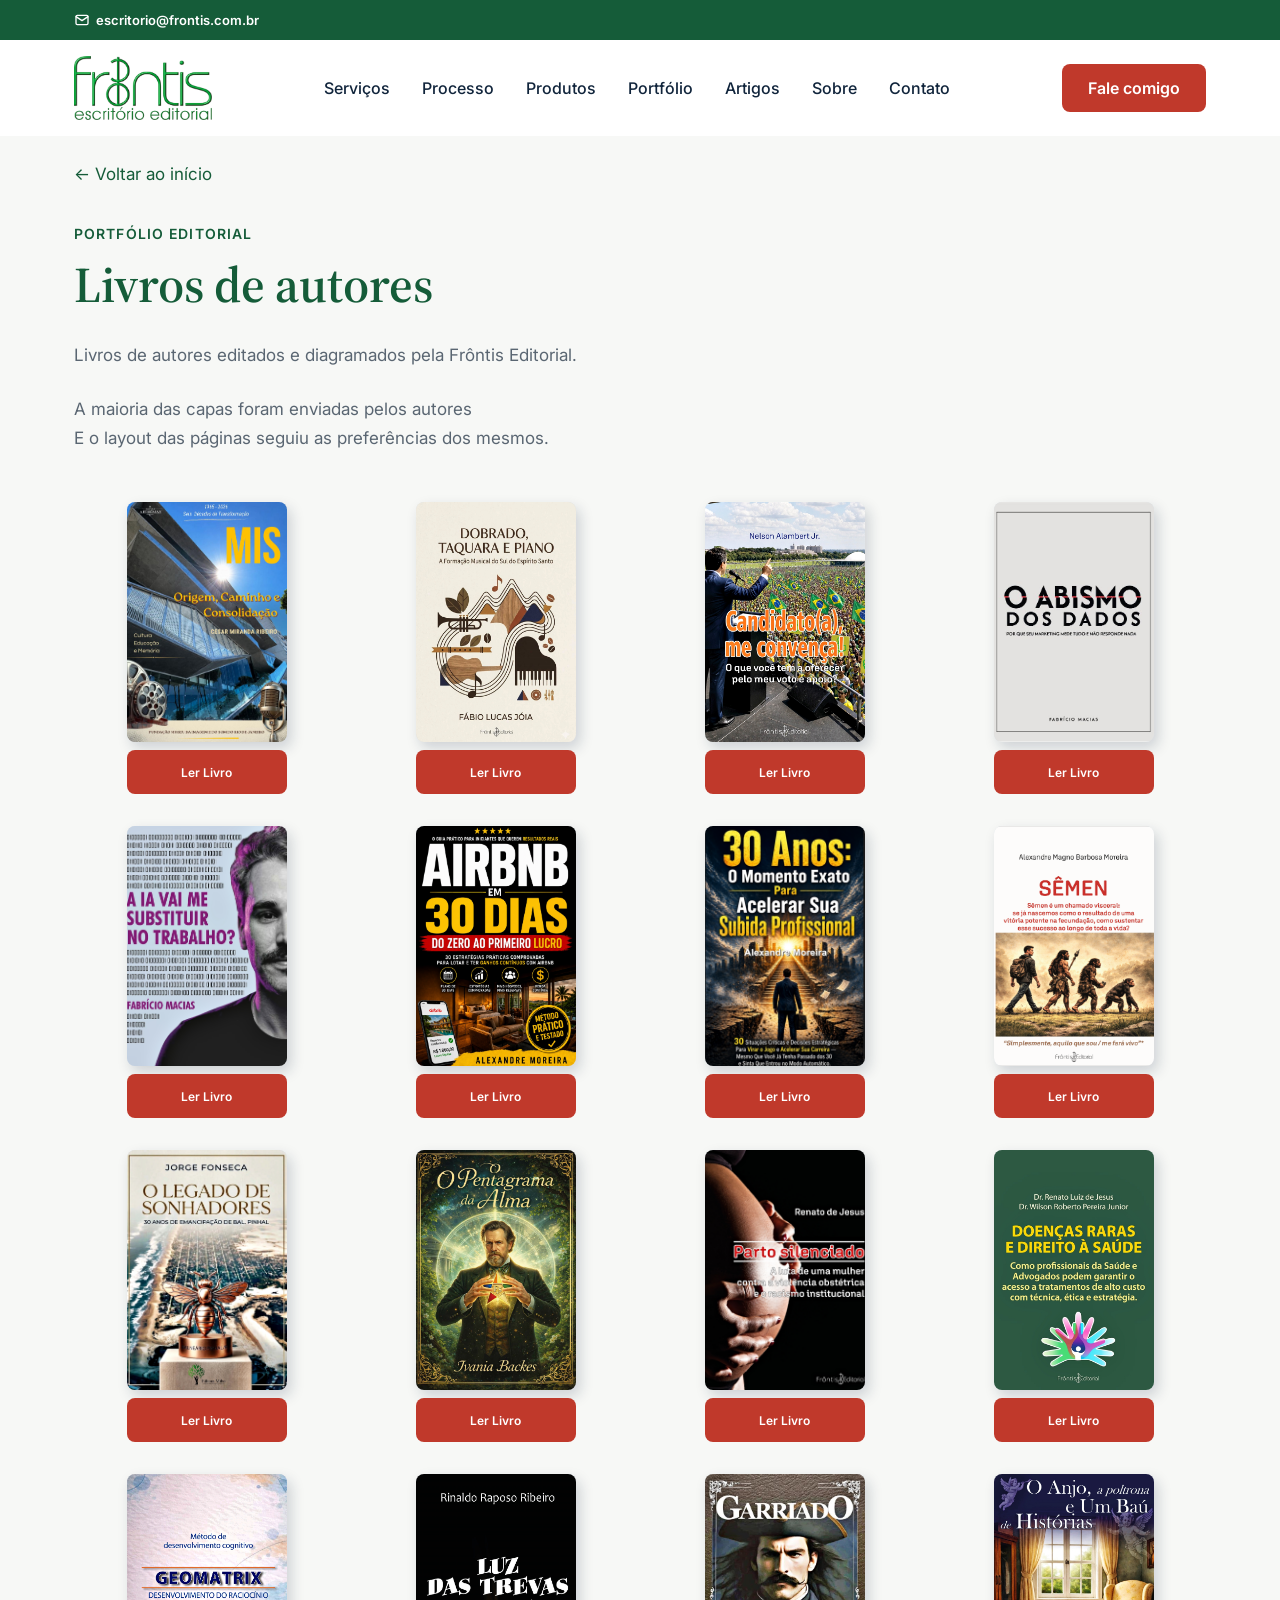
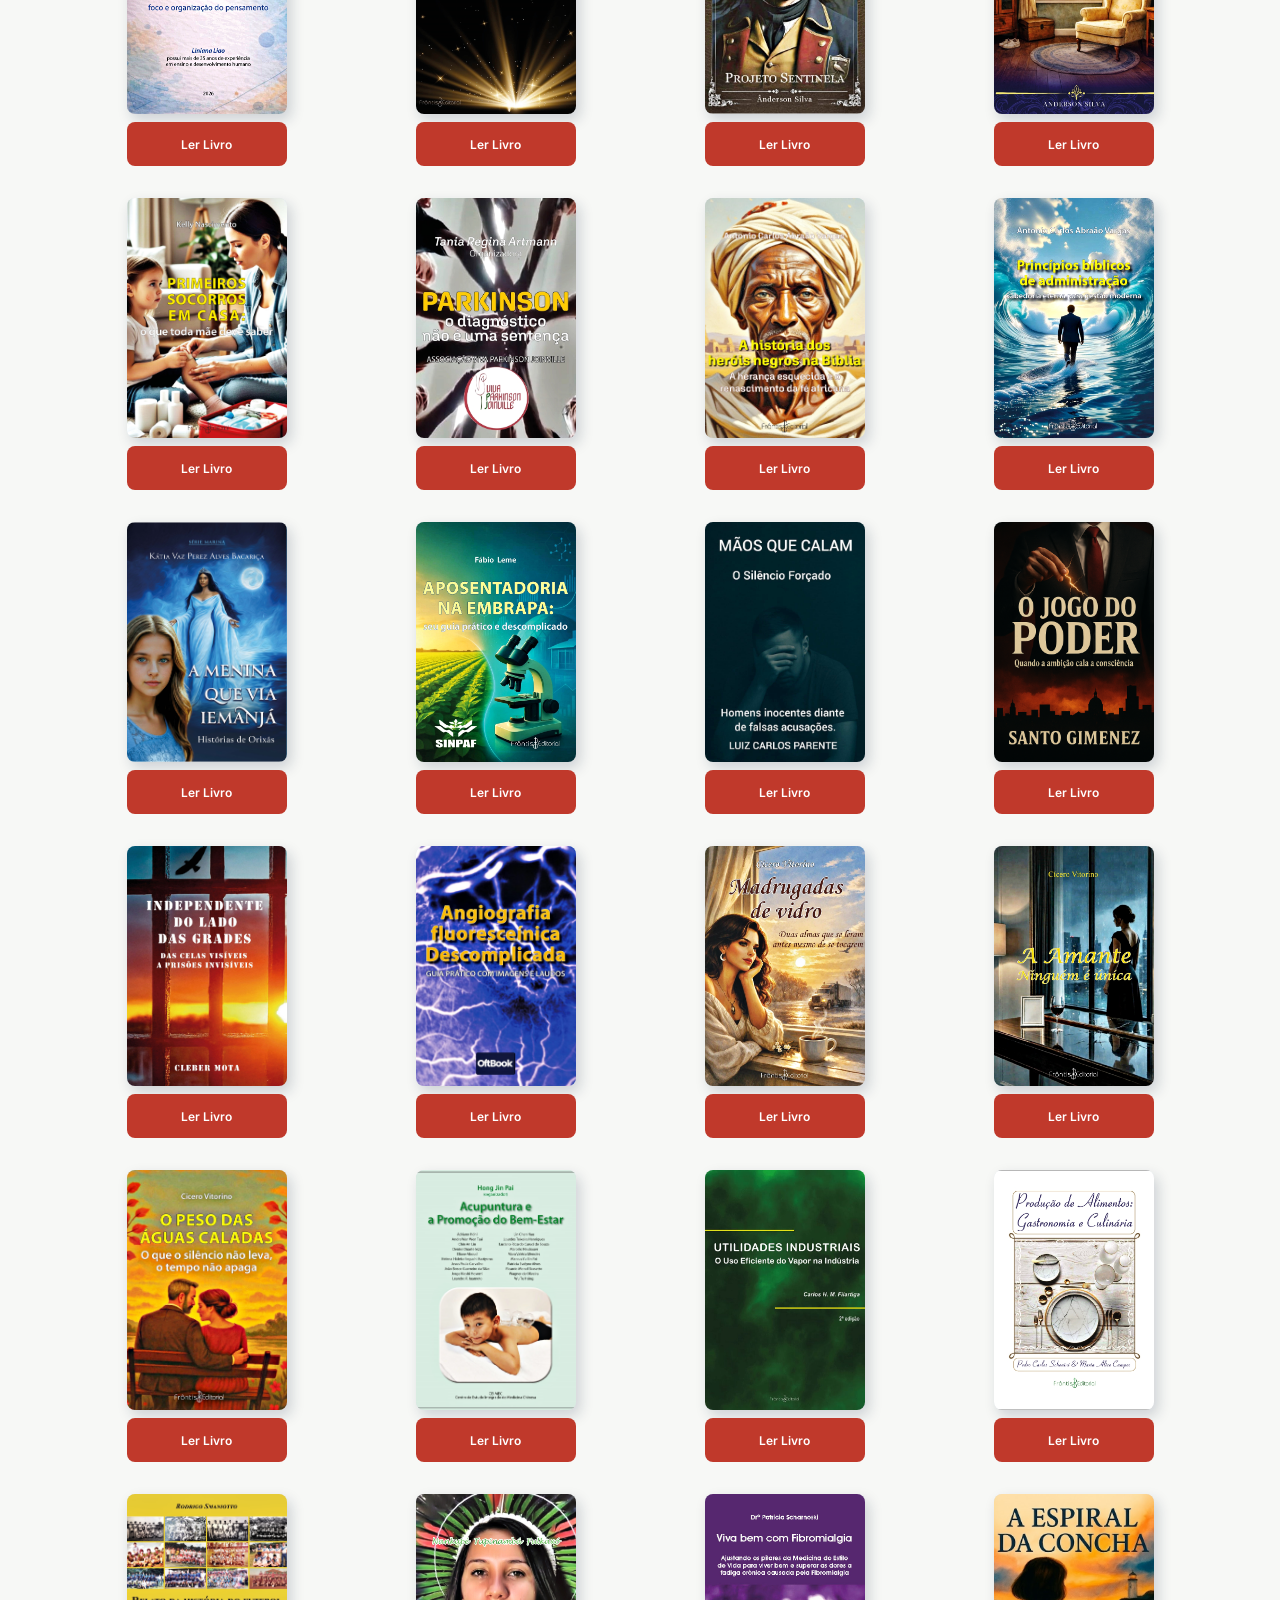
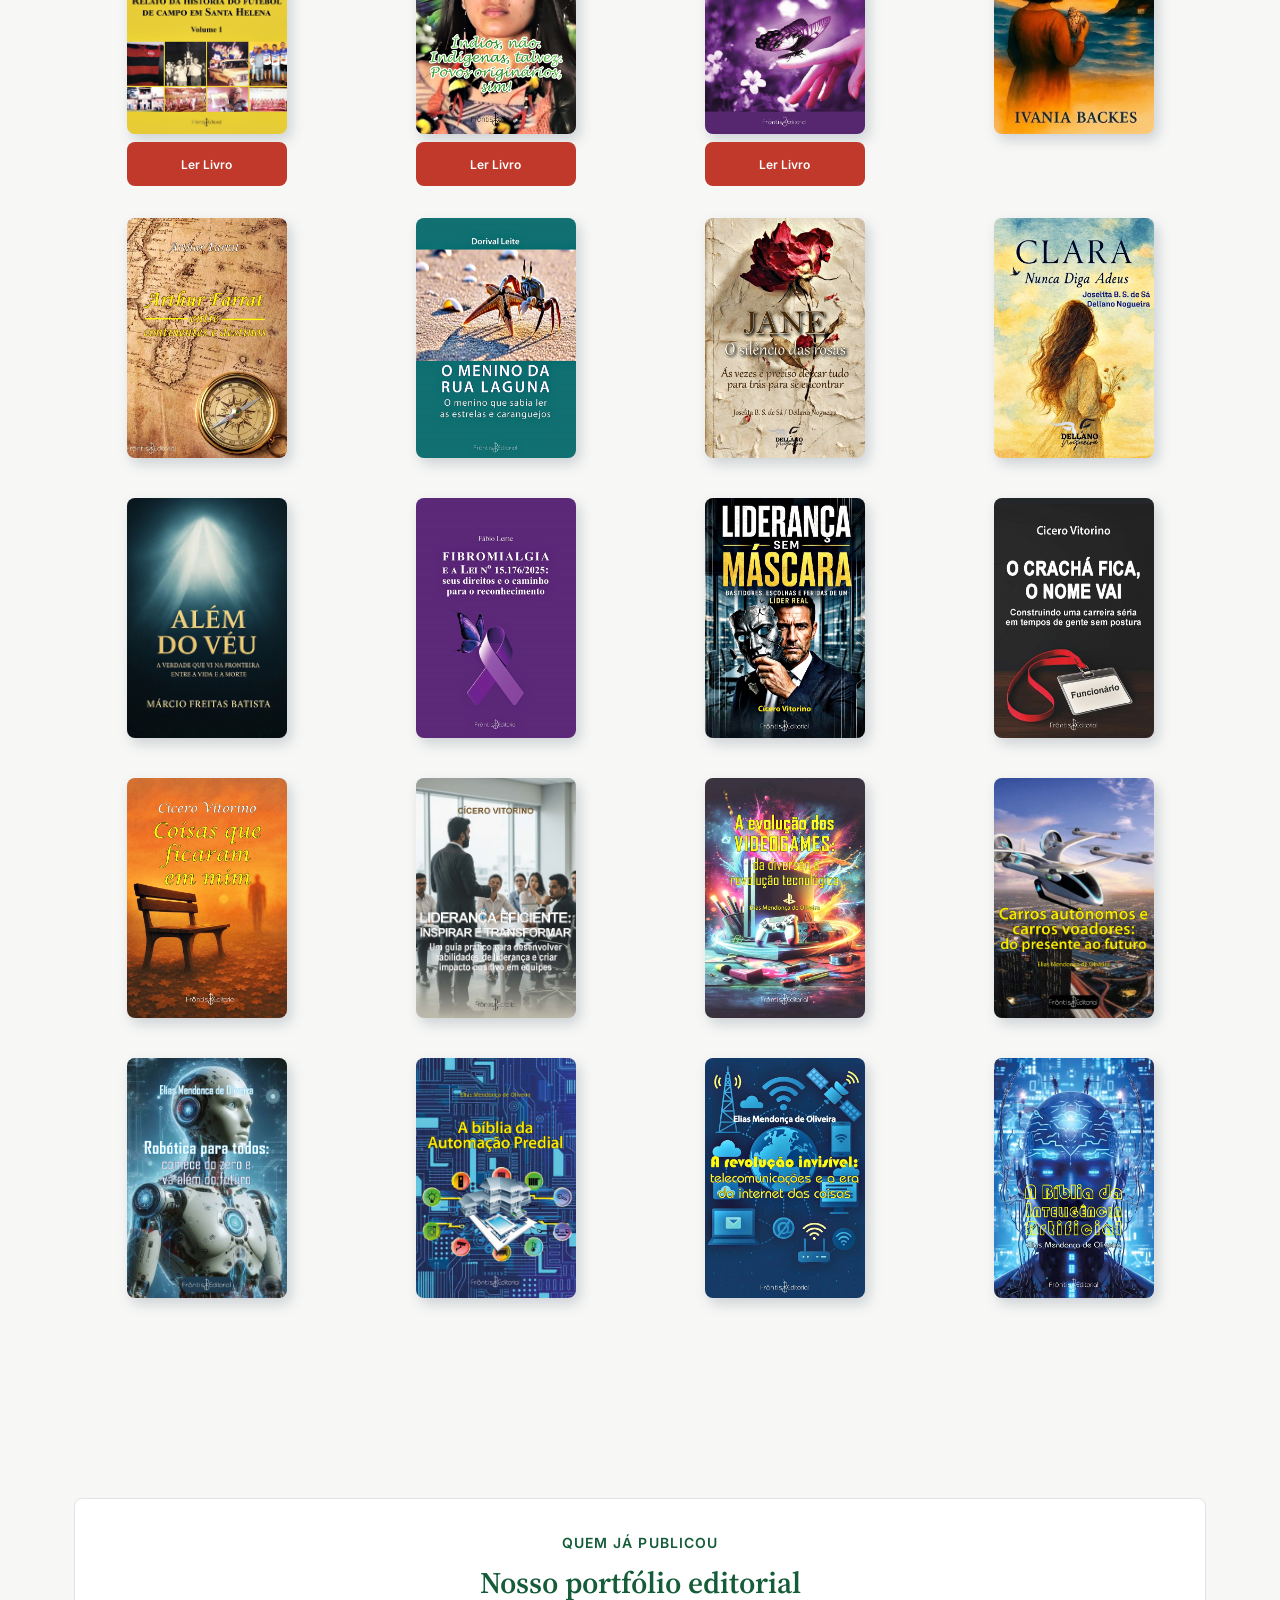
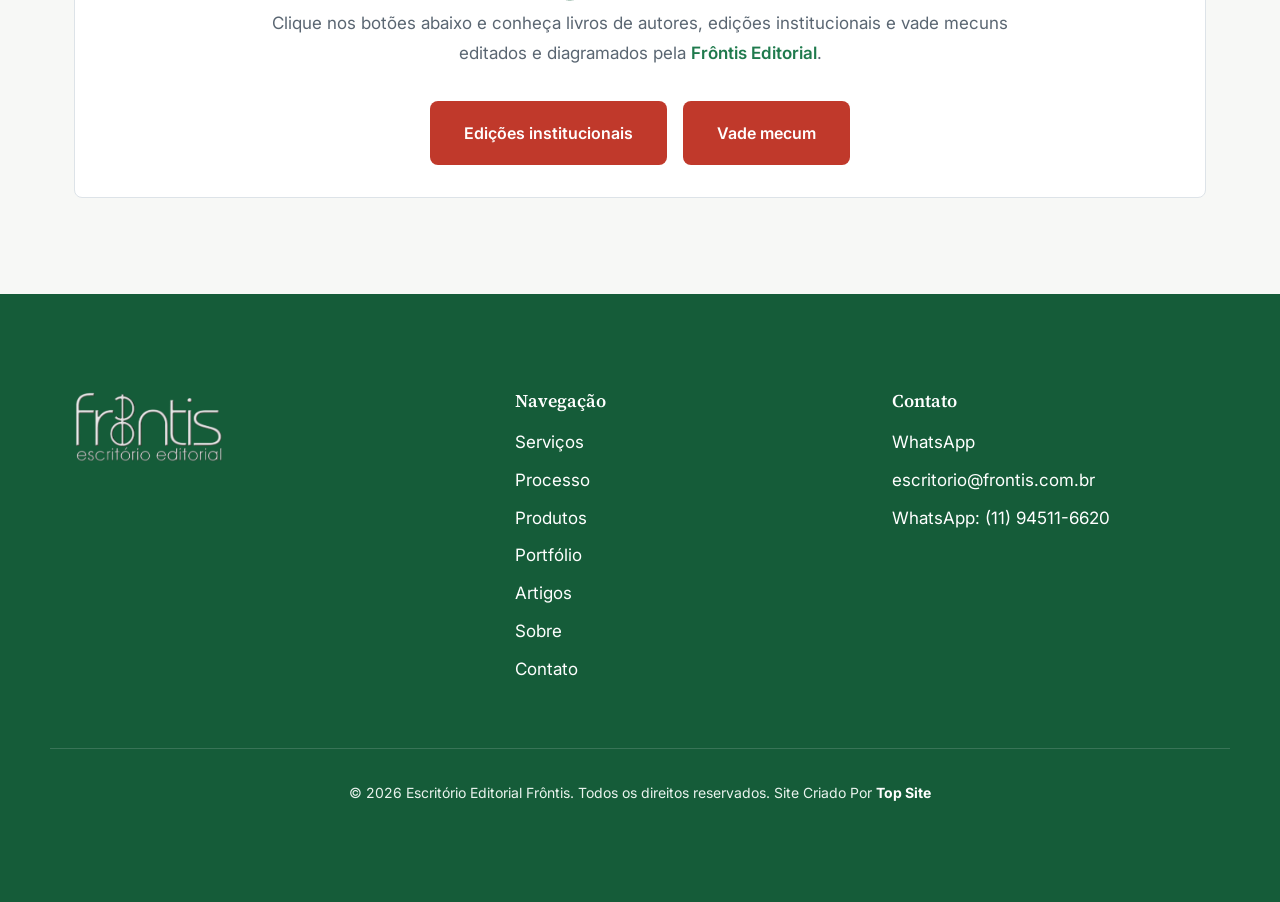
<file: portfolio-autores.html>
<!DOCTYPE html>
<html lang="pt-BR">
<head>
  <meta charset="UTF-8">
  <meta name="viewport" content="width=device-width, initial-scale=1.0">
  <title>Livros de autores | Frôntis Editorial</title>
  <meta name="description" content="Livros de autores editados e diagramados pela Frôntis Editorial.">
  <link rel="canonical" href="https://www.frontis.com.br/portfolio-autores.html">
  <!-- Favicon -->
  <link rel="icon" type="image/svg+xml" href="assets/favicon.svg">
  <link rel="icon" href="assets/favicon.ico" sizes="any">
  <link rel="icon" type="image/png" sizes="32x32" href="assets/favicon-32x32.png">
  <link rel="icon" type="image/png" sizes="16x16" href="assets/favicon-16x16.png">
  <link rel="apple-touch-icon" sizes="180x180" href="assets/apple-touch-icon.png">
  <link rel="manifest" href="assets/site.webmanifest">

  <!-- Preconnect para otimizar carregamento das fontes -->
  <link rel="preconnect" href="https://fonts.googleapis.com">
  <link rel="preconnect" href="https://fonts.gstatic.com" crossorigin>
  <link href="https://fonts.googleapis.com/css2?family=Source+Serif+4:opsz,wght@8..60,400;8..60,600;8..60,700&family=Inter:wght@400;500;600;700&display=swap" rel="stylesheet">

  <!-- Estilos -->
  <link rel="stylesheet" href="css/reset.css">
  <link rel="stylesheet" href="css/style.css">

  <link rel="stylesheet" href="css/portfolio.css">
</head>
<body>
  <a href="#main-content" class="skip-link">Pular para o conteúdo principal</a>

  <!-- Topbar de contato: e-mail visível logo na abertura do site,
       pedido do cliente. Fica fixa junto com o header ao rolar (não
       some) para o e-mail continuar acessível em qualquer ponto da
       página — decisão de manter simples e sempre visível, sem JS
       extra para esconder/mostrar ao rolar. -->
  <div class="topbar" id="topbar">
    <div class="container topbar__inner">
      <!-- TROCAR AQUI: telefone fixo — inserir aqui quando/se o cliente confirmar uma linha fixa (ver PROJETO.md, seção 14). Por ora, o espaço fica reservado e vazio. -->
      <span class="topbar__telefone" aria-hidden="true"></span>
      <a href="mailto:escritorio@frontis.com.br" class="topbar__email" aria-label="Enviar e-mail para escritorio@frontis.com.br">
        <svg viewBox="0 0 24 24" width="16" height="16" fill="none" stroke="currentColor" stroke-width="2" stroke-linecap="round" stroke-linejoin="round" aria-hidden="true" focusable="false">
          <rect x="3" y="5" width="18" height="14" rx="2"/>
          <path d="M3 7l9 6 9-6"/>
        </svg>
        <span>escritorio@frontis.com.br</span>
      </a>
    </div>
  </div>

  <header class="header" id="header">
    <div class="container header__inner">
      <a href="index.html" class="header__marca" aria-label="Frôntis Editorial — página inicial">
        <img src="assets/logofrontis.jpg" alt="Frôntis Editorial" class="header__logo" width="137" height="64">
      </a>

      <nav class="header__nav" aria-label="Navegação principal">
        <ul class="header__menu">
          <li><a href="index.html#servicos" class="header__link">Serviços</a></li>
          <li><a href="index.html#processo" class="header__link">Processo</a></li>
          <li><a href="index.html#produtos" class="header__link">Produtos</a></li>
          <li><a href="index.html#portfolio" class="header__link">Portfólio</a></li>
          <li><a href="index.html#artigos" class="header__link">Artigos</a></li>
          <li><a href="index.html#sobre" class="header__link">Sobre</a></li>
          <li><a href="index.html#contato" class="header__link">Contato</a></li>
        </ul>
      </nav>

      <a href="#" class="btn header__cta" data-whatsapp>Fale comigo</a>

      <button type="button" class="header__hamburguer" id="btn-hamburguer" aria-expanded="false" aria-controls="drawer-mobile" aria-label="Abrir menu de navegação">
        <span class="header__hamburguer-linha"></span>
        <span class="header__hamburguer-linha"></span>
        <span class="header__hamburguer-linha"></span>
      </button>
    </div>

    <!-- Overlay do drawer mobile -->
    <div class="drawer-overlay" id="drawer-overlay" hidden></div>

    <!-- Drawer de navegação mobile -->
    <div class="drawer" id="drawer-mobile" role="dialog" aria-modal="true" aria-label="Menu de navegação" hidden>
      <div class="drawer__topo">
        <button type="button" class="drawer__fechar" id="btn-drawer-fechar" aria-label="Fechar menu">
          <span aria-hidden="true">&times;</span>
        </button>
      </div>
      <nav aria-label="Navegação mobile">
        <ul class="drawer__menu">
          <li><a href="index.html#servicos" class="drawer__link">Serviços</a></li>
          <li><a href="index.html#processo" class="drawer__link">Processo</a></li>
          <li><a href="index.html#produtos" class="drawer__link">Produtos</a></li>
          <li><a href="index.html#portfolio" class="drawer__link">Portfólio</a></li>
          <li><a href="index.html#artigos" class="drawer__link">Artigos</a></li>
          <li><a href="index.html#sobre" class="drawer__link">Sobre</a></li>
          <li><a href="index.html#contato" class="drawer__link">Contato</a></li>
        </ul>
      </nav>
      <a href="#" class="btn drawer__cta" data-whatsapp>Fale comigo</a>
    </div>
  </header>


  <main id="main-content">
    <section class="section section--clara catalogo__abertura">
      <div class="container">
        <a class="catalogo__voltar" href="index.html#portfolio">← Voltar ao início</a>
        <span class="olho">Portfólio editorial</span>
        <h1>Livros de autores</h1>
        <p class="catalogo__intro">Livros de autores editados e diagramados pela Frôntis Editorial.</p>
        <p class="catalogo__intro">A maioria das capas foram enviadas pelos autores<br>E o layout das páginas seguiu as preferências dos mesmos.</p>
      </div>
    </section>

    <section class="section section--clara" id="autores" aria-label="Livros de autores">
      <div class="container">
        <div class="portfolio__livros-grid">
        <article class="livro-card">
          <div class="livro-card__capa"><img src="assets/img/livrosdeautores.img/169-01-CAPA-frente.jpeg" alt="Capa: MIS origem caminho e consolidação" width="160" height="240" loading="lazy"></div>
          <div class="livro-card__corpo">
            <div class="livro-card__links"><a href="assets/img/livrosdeautores.img/169-01-MIS-origem-caminho-e-consolidacao-AMOSTRA.pdf" class="btn livro-card__link-comprar" target="_blank" rel="noopener noreferrer" aria-label="Ler livro MIS origem caminho e consolidação, abre em nova aba">Ler Livro</a></div>
          </div>
        </article>
        <article class="livro-card">
          <div class="livro-card__capa"><img src="assets/img/livrosdeautores.img/165-Dobrado-Taquara-e-piano-CAPA-frente.jpg" alt="Capa: Dobrado, Taquara e piano" width="160" height="240" loading="lazy"></div>
          <div class="livro-card__corpo">
            <div class="livro-card__links"><a href="assets/img/livrosdeautores.img/165-Dobrado-Taquara-e-piano-AMOSTRA.pdf" class="btn livro-card__link-comprar" target="_blank" rel="noopener noreferrer" aria-label="Ler livro Dobrado, Taquara e piano, abre em nova aba">Ler Livro</a></div>
          </div>
        </article>
        <article class="livro-card">
          <div class="livro-card__capa"><img src="assets/img/livrosdeautores.img/164-Candidato-a-me-convenca-CAPA-frente.jpg" alt="Capa: Candidato(a) me convença!" width="160" height="240" loading="lazy"></div>
          <div class="livro-card__corpo">
            <div class="livro-card__links"><a href="assets/img/livrosdeautores.img/164-Candidato-a-me-convenca-AMOSTRA.pdf" class="btn livro-card__link-comprar" target="_blank" rel="noopener noreferrer" aria-label="Ler livro Candidato(a) me convença!, abre em nova aba">Ler Livro</a></div>
          </div>
        </article>
        <article class="livro-card">
          <div class="livro-card__capa"><img src="assets/img/livrosdeautores.img/capas-geradas/162-02.jpg" alt="Capa: O abismo dos dados" width="160" height="240" loading="lazy"></div>
          <div class="livro-card__corpo">
            <div class="livro-card__links"><a href="assets/img/livrosdeautores.img/162-02-O-abismo-dos-dados-AMOSTRA.pdf" class="btn livro-card__link-comprar" target="_blank" rel="noopener noreferrer" aria-label="Ler livro O abismo dos dados, abre em nova aba">Ler Livro</a></div>
          </div>
        </article>
        <article class="livro-card">
          <div class="livro-card__capa"><img src="assets/img/livrosdeautores.img/162-01-A-IA-vai-me-substituir-no-trabalho-CAPA-frente.jpg" alt="Capa: A IA vai me substituir no trabalho" width="160" height="240" loading="lazy"></div>
          <div class="livro-card__corpo">
            <div class="livro-card__links"><a href="assets/img/livrosdeautores.img/162-01-A-IA-vai-me-substituir-no-trabalho-AMOSTRA.pdf" class="btn livro-card__link-comprar" target="_blank" rel="noopener noreferrer" aria-label="Ler livro A IA vai me substituir no trabalho, abre em nova aba">Ler Livro</a></div>
          </div>
        </article>
        <article class="livro-card">
          <div class="livro-card__capa"><img src="assets/img/livrosdeautores.img/159-03-AIRBNB-capa-frente.jpg" alt="Capa: AIRBNB em 30 dias" width="160" height="240" loading="lazy"></div>
          <div class="livro-card__corpo">
            <div class="livro-card__links"><a href="assets/img/livrosdeautores.img/159-03-AIRBNB-em-30-dias-AMOSTRA.pdf" class="btn livro-card__link-comprar" target="_blank" rel="noopener noreferrer" aria-label="Ler livro AIRBNB em 30 dias, abre em nova aba">Ler Livro</a></div>
          </div>
        </article>
        <article class="livro-card">
          <div class="livro-card__capa"><img src="assets/img/livrosdeautores.img/159-02-A-Barreira-dos-30-capa-frente.jpg" alt="Capa: A Barreira dos 30 anos" width="160" height="240" loading="lazy"></div>
          <div class="livro-card__corpo">
            <div class="livro-card__links"><a href="assets/img/livrosdeautores.img/159-02-A-Barreira-dos-30-anos-AMOSTRA.pdf" class="btn livro-card__link-comprar" target="_blank" rel="noopener noreferrer" aria-label="Ler livro A Barreira dos 30 anos, abre em nova aba">Ler Livro</a></div>
          </div>
        </article>
        <article class="livro-card">
          <div class="livro-card__capa"><img src="assets/img/livrosdeautores.img/159-01-SEMEN-CAPA-frente.jpg" alt="Capa: SEMEN" width="160" height="240" loading="lazy"></div>
          <div class="livro-card__corpo">
            <div class="livro-card__links"><a href="assets/img/livrosdeautores.img/159-01-SEMEN-AMOSTRA.pdf" class="btn livro-card__link-comprar" target="_blank" rel="noopener noreferrer" aria-label="Ler livro SEMEN, abre em nova aba">Ler Livro</a></div>
          </div>
        </article>
        <article class="livro-card">
          <div class="livro-card__capa"><img src="assets/img/institucionais.img/157-03-Balneario-Pinhal-CAPA-frente.jpg" alt="Capa: O legado de sonhadores" width="160" height="240" loading="lazy"></div>
          <div class="livro-card__corpo">
            <div class="livro-card__links"><a href="assets/img/livrosdeautores.img/157-03-Balneario-Pinhal-AMOSTRA.pdf" class="btn livro-card__link-comprar" target="_blank" rel="noopener noreferrer" aria-label="Ler livro O legado de sonhadores, abre em nova aba">Ler Livro</a></div>
          </div>
        </article>
        <article class="livro-card">
          <div class="livro-card__capa"><img src="assets/img/livrosdeautores.img/157-02-O-pentagrama-da-alma-CAPA-frente.jpg" alt="Capa: O pentagrama da alma" width="160" height="240" loading="lazy"></div>
          <div class="livro-card__corpo">
            <div class="livro-card__links"><a href="assets/img/livrosdeautores.img/157-02-O-pentagrama-da-alma-AMOSTRA.pdf" class="btn livro-card__link-comprar" target="_blank" rel="noopener noreferrer" aria-label="Ler livro O pentagrama da alma, abre em nova aba">Ler Livro</a></div>
          </div>
        </article>
        <article class="livro-card">
          <div class="livro-card__capa"><img src="assets/img/livrosdeautores.img/156-02-Parto-Silenciado-CAPA-frente.jpg" alt="Capa: Parto Silenciado" width="160" height="240" loading="lazy"></div>
          <div class="livro-card__corpo">
            <div class="livro-card__links"><a href="assets/img/livrosdeautores.img/156-02-Parto-Silenciado-AMOSTRA.pdf" class="btn livro-card__link-comprar" target="_blank" rel="noopener noreferrer" aria-label="Ler livro Parto Silenciado, abre em nova aba">Ler Livro</a></div>
          </div>
        </article>
        <article class="livro-card">
          <div class="livro-card__capa"><img src="assets/img/livrosdeautores.img/156-01-Doencas-raras-e-direito-a-saude-CAPA-frente.jpg" alt="Capa: Doenças raras e direito à saúde" width="160" height="240" loading="lazy"></div>
          <div class="livro-card__corpo">
            <div class="livro-card__links"><a href="assets/img/livrosdeautores.img/156-01-Doencas-raras-e-direito-a-saude-AMOSTRA.pdf" class="btn livro-card__link-comprar" target="_blank" rel="noopener noreferrer" aria-label="Ler livro Doenças raras e direito à saúde, abre em nova aba">Ler Livro</a></div>
          </div>
        </article>
        <article class="livro-card">
          <div class="livro-card__capa"><img src="assets/img/livrosdeautores.img/155-03-GEOMATRIX-capa-frente.jpg" alt="Capa: GEOMATRIX" width="160" height="240" loading="lazy"></div>
          <div class="livro-card__corpo">
            <div class="livro-card__links"><a href="assets/img/livrosdeautores.img/155-03-GEOMATRIX-amostra.pdf" class="btn livro-card__link-comprar" target="_blank" rel="noopener noreferrer" aria-label="Ler livro GEOMATRIX, abre em nova aba">Ler Livro</a></div>
          </div>
        </article>
        <article class="livro-card">
          <div class="livro-card__capa"><img src="assets/img/livrosdeautores.img/155-01-Luz-das-Trevas-CAPA-frente.jpg" alt="Capa: Luz das Trevas" width="160" height="240" loading="lazy"></div>
          <div class="livro-card__corpo">
            <div class="livro-card__links"><a href="assets/img/livrosdeautores.img/155-01-Luz-das-Trevas-AMOSTRA.pdf" class="btn livro-card__link-comprar" target="_blank" rel="noopener noreferrer" aria-label="Ler livro Luz das Trevas, abre em nova aba">Ler Livro</a></div>
          </div>
        </article>
        <article class="livro-card">
          <div class="livro-card__capa"><img src="assets/img/livrosdeautores.img/capas-geradas/154-02.jpg" alt="Capa: GARRIADO" width="160" height="240" loading="lazy"></div>
          <div class="livro-card__corpo">
            <div class="livro-card__links"><a href="assets/img/livrosdeautores.img/154-02-GARRIADO-Amostra.pdf" class="btn livro-card__link-comprar" target="_blank" rel="noopener noreferrer" aria-label="Ler livro GARRIADO, abre em nova aba">Ler Livro</a></div>
          </div>
        </article>
        <article class="livro-card">
          <div class="livro-card__capa"><img src="assets/img/livrosdeautores.img/154-01-O-Anjo-a-Poltrona-CAPA-frente.jpg" alt="Capa: O Anjo a Poltrona" width="160" height="240" loading="lazy"></div>
          <div class="livro-card__corpo">
            <div class="livro-card__links"><a href="assets/img/livrosdeautores.img/154-01-O-Anjo-a-Poltrona-AMOSTRA.pdf" class="btn livro-card__link-comprar" target="_blank" rel="noopener noreferrer" aria-label="Ler livro O Anjo a Poltrona, abre em nova aba">Ler Livro</a></div>
          </div>
        </article>
        <article class="livro-card">
          <div class="livro-card__capa"><img src="assets/img/livrosdeautores.img/150-Primeiros-socorros-em-casa-CAPA-frente.jpg" alt="Capa: Primeiros socorros em casa" width="160" height="240" loading="lazy"></div>
          <div class="livro-card__corpo">
            <div class="livro-card__links"><a href="assets/img/livrosdeautores.img/150-Primeiros-socorros-em-casa-AMOSTRA.pdf" class="btn livro-card__link-comprar" target="_blank" rel="noopener noreferrer" aria-label="Ler livro Primeiros socorros em casa, abre em nova aba">Ler Livro</a></div>
          </div>
        </article>
        <article class="livro-card">
          <div class="livro-card__capa"><img src="assets/img/livrosdeautores.img/148-Parkinson-CAPA-frente.jpg" alt="Capa: Parkinson" width="160" height="240" loading="lazy"></div>
          <div class="livro-card__corpo">
            <div class="livro-card__links"><a href="assets/img/livrosdeautores.img/148-Parkinson-AMOSTRA.pdf" class="btn livro-card__link-comprar" target="_blank" rel="noopener noreferrer" aria-label="Ler livro Parkinson, abre em nova aba">Ler Livro</a></div>
          </div>
        </article>
        <article class="livro-card">
          <div class="livro-card__capa"><img src="assets/img/livrosdeautores.img/147-02-historia-dos-herois-negros-na-Biblia-CAPA-frente.jpg" alt="Capa: História dos heróis negros na Bíblia" width="160" height="240" loading="lazy"></div>
          <div class="livro-card__corpo">
            <div class="livro-card__links"><a href="assets/img/livrosdeautores.img/147-02-historia-dos-herois-negros-na-Biblia-AMOSTRA.pdf" class="btn livro-card__link-comprar" target="_blank" rel="noopener noreferrer" aria-label="Ler livro História dos heróis negros na Bíblia, abre em nova aba">Ler Livro</a></div>
          </div>
        </article>
        <article class="livro-card">
          <div class="livro-card__capa"><img src="assets/img/livrosdeautores.img/147-01-Principios-de-administracao-biblica-CAPA-frente.jpg" alt="Capa: Princípios de administração bíblica" width="160" height="240" loading="lazy"></div>
          <div class="livro-card__corpo">
            <div class="livro-card__links"><a href="assets/img/livrosdeautores.img/147-01-Principios-de-administracao-biblica-AMOSTRA.pdf" class="btn livro-card__link-comprar" target="_blank" rel="noopener noreferrer" aria-label="Ler livro Princípios de administração bíblica, abre em nova aba">Ler Livro</a></div>
          </div>
        </article>
        <article class="livro-card">
          <div class="livro-card__capa"><img src="assets/img/livrosdeautores.img/142-A-Menina-que-via-Iemanja-CAPA-frente.jpg" alt="Capa: A Menina que via Iemanjá 2ed" width="160" height="240" loading="lazy"></div>
          <div class="livro-card__corpo">
            <div class="livro-card__links"><a href="assets/img/livrosdeautores.img/142-A-Menina-que-via-Iemanja-2ed-AMOSTRA.pdf" class="btn livro-card__link-comprar" target="_blank" rel="noopener noreferrer" aria-label="Ler livro A Menina que via Iemanjá 2ed, abre em nova aba">Ler Livro</a></div>
          </div>
        </article>
        <article class="livro-card">
          <div class="livro-card__capa"><img src="assets/img/livrosdeautores.img/141-02-MANUAL-APOSENTADORIA-EMBRAPA-CAPA-frente.jpg" alt="Capa: MANUAL APOSENTADORIA EMBRAPA" width="160" height="240" loading="lazy"></div>
          <div class="livro-card__corpo">
            <div class="livro-card__links"><a href="assets/img/livrosdeautores.img/141-02-MANUAL-APOSENTADORIA-EMBRAPA-AMOSTRA.pdf" class="btn livro-card__link-comprar" target="_blank" rel="noopener noreferrer" aria-label="Ler livro MANUAL APOSENTADORIA EMBRAPA, abre em nova aba">Ler Livro</a></div>
          </div>
        </article>
        <article class="livro-card">
          <div class="livro-card__capa"><img src="assets/img/livrosdeautores.img/137-Maos-que-calam-capa-frente.jpg" alt="Capa: Mãos que calam" width="160" height="240" loading="lazy"></div>
          <div class="livro-card__corpo">
            <div class="livro-card__links"><a href="assets/img/livrosdeautores.img/137-Maos-que-calam-AMOSTRA.pdf" class="btn livro-card__link-comprar" target="_blank" rel="noopener noreferrer" aria-label="Ler livro Mãos que calam, abre em nova aba">Ler Livro</a></div>
          </div>
        </article>
        <article class="livro-card">
          <div class="livro-card__capa"><img src="assets/img/livrosdeautores.img/135-01-O-jogo-do-poder-CAPA-frente.png" alt="Capa: O jogo do poder" width="160" height="240" loading="lazy"></div>
          <div class="livro-card__corpo">
            <div class="livro-card__links"><a href="assets/img/livrosdeautores.img/135-01-O-jogo-do-poder-AMOSTRA.pdf" class="btn livro-card__link-comprar" target="_blank" rel="noopener noreferrer" aria-label="Ler livro O jogo do poder, abre em nova aba">Ler Livro</a></div>
          </div>
        </article>
        <article class="livro-card">
          <div class="livro-card__capa"><img src="assets/img/livrosdeautores.img/134-Independente-do-lado-das-grades-CAPA-frente.jpg" alt="Capa: Independente do lado das grades" width="160" height="240" loading="lazy"></div>
          <div class="livro-card__corpo">
            <div class="livro-card__links"><a href="assets/img/livrosdeautores.img/134-Independente-do-lado-das-grades-AMOSTRA.pdf" class="btn livro-card__link-comprar" target="_blank" rel="noopener noreferrer" aria-label="Ler livro Independente do lado das grades, abre em nova aba">Ler Livro</a></div>
          </div>
        </article>
        <article class="livro-card">
          <div class="livro-card__capa"><img src="assets/img/livrosdeautores.img/130-Angiografia-capa-frente.jpg" alt="Capa: Angiografia" width="160" height="240" loading="lazy"></div>
          <div class="livro-card__corpo">
            <div class="livro-card__links"><a href="assets/img/livrosdeautores.img/130-Angiografia-AMOSTRA.pdf" class="btn livro-card__link-comprar" target="_blank" rel="noopener noreferrer" aria-label="Ler livro Angiografia, abre em nova aba">Ler Livro</a></div>
          </div>
        </article>
        <article class="livro-card">
          <div class="livro-card__capa"><img src="assets/img/livrosdeautores.img/129-07-Madrugadas-de-Vidro-CAPA-frente.jpg" alt="Capa: Madrugadas de Vidro" width="160" height="240" loading="lazy"></div>
          <div class="livro-card__corpo">
            <div class="livro-card__links"><a href="assets/img/livrosdeautores.img/129-07-Madrugadas-de-Vidro-AMOSTRA.pdf" class="btn livro-card__link-comprar" target="_blank" rel="noopener noreferrer" aria-label="Ler livro Madrugadas de Vidro, abre em nova aba">Ler Livro</a></div>
          </div>
        </article>
        <article class="livro-card">
          <div class="livro-card__capa"><img src="assets/img/livrosdeautores.img/129-05-A-amante-CAPA-frente.jpg" alt="Capa: A amante" width="160" height="240" loading="lazy"></div>
          <div class="livro-card__corpo">
            <div class="livro-card__links"><a href="assets/img/livrosdeautores.img/129-05-A-amante-AMOSTRA.pdf" class="btn livro-card__link-comprar" target="_blank" rel="noopener noreferrer" aria-label="Ler livro A amante, abre em nova aba">Ler Livro</a></div>
          </div>
        </article>
        <article class="livro-card">
          <div class="livro-card__capa"><img src="assets/img/livrosdeautores.img/129-04-O-peso-das-aguas-caladas-CAPA-frente.jpg" alt="Capa: O peso das águas caladas" width="160" height="240" loading="lazy"></div>
          <div class="livro-card__corpo">
            <div class="livro-card__links"><a href="assets/img/livrosdeautores.img/129-04-O-peso-das-aguas-caladas-AMOSTRA.pdf" class="btn livro-card__link-comprar" target="_blank" rel="noopener noreferrer" aria-label="Ler livro O peso das águas caladas, abre em nova aba">Ler Livro</a></div>
          </div>
        </article>
        <article class="livro-card">
          <div class="livro-card__capa"><img src="assets/img/livrosdeautores.img/127-Acupuntura-CAPA-frente.jpg" alt="Capa: Acupuntura" width="160" height="240" loading="lazy"></div>
          <div class="livro-card__corpo">
            <div class="livro-card__links"><a href="assets/img/livrosdeautores.img/127-Acupuntura-AMOSTRA.pdf" class="btn livro-card__link-comprar" target="_blank" rel="noopener noreferrer" aria-label="Ler livro Acupuntura, abre em nova aba">Ler Livro</a></div>
          </div>
        </article>
        <article class="livro-card">
          <div class="livro-card__capa"><img src="assets/img/livrosdeautores.img/121-01-Uso-eficiente-do-vapor-CAPA-frente.jpg" alt="Capa: Uso eficiente do vapor" width="160" height="240" loading="lazy"></div>
          <div class="livro-card__corpo">
            <div class="livro-card__links"><a href="assets/img/livrosdeautores.img/121-01-Uso-eficiente-do-vapor-AMOSTRA.pdf" class="btn livro-card__link-comprar" target="_blank" rel="noopener noreferrer" aria-label="Ler livro Uso eficiente do vapor, abre em nova aba">Ler Livro</a></div>
          </div>
        </article>
        <article class="livro-card">
          <div class="livro-card__capa"><img src="assets/img/livrosdeautores.img/118-03-Gastronomia-e-culinaria-CAPA-frente.jpg" alt="Capa: Gastronomia e culinaria" width="160" height="240" loading="lazy"></div>
          <div class="livro-card__corpo">
            <div class="livro-card__links"><a href="assets/img/livrosdeautores.img/118-03-Gastronomia-e-Culinaria-AMOSTRA.pdf" class="btn livro-card__link-comprar" target="_blank" rel="noopener noreferrer" aria-label="Ler livro Gastronomia e culinaria, abre em nova aba">Ler Livro</a></div>
          </div>
        </article>
        <article class="livro-card">
          <div class="livro-card__capa"><img src="assets/img/livrosdeautores.img/108-Historia-do-futebol-de-campo-CAPA-frente.jpg" alt="Capa: A História do Futebol de Campo" width="160" height="240" loading="lazy"></div>
          <div class="livro-card__corpo">
            <div class="livro-card__links"><a href="assets/img/livrosdeautores.img/108-A-Historia-do-Futebol-de-Campo-AMOSTRA.pdf" class="btn livro-card__link-comprar" target="_blank" rel="noopener noreferrer" aria-label="Ler livro A História do Futebol de Campo, abre em nova aba">Ler Livro</a></div>
          </div>
        </article>
        <article class="livro-card">
          <div class="livro-card__capa"><img src="assets/img/livrosdeautores.img/104-POVOS-ORIGINARIOS-SIM-capa-frente.jpg" alt="Capa: POVOS ORIGINÁRIOS SIM" width="160" height="240" loading="lazy"></div>
          <div class="livro-card__corpo">
            <div class="livro-card__links"><a href="assets/img/livrosdeautores.img/104-POVOS-ORIGINARIOS-SIM-Amostra.pdf" class="btn livro-card__link-comprar" target="_blank" rel="noopener noreferrer" aria-label="Ler livro POVOS ORIGINÁRIOS SIM, abre em nova aba">Ler Livro</a></div>
          </div>
        </article>
        <article class="livro-card">
          <div class="livro-card__capa"><img src="assets/img/livrosdeautores.img/088-Viva-bem-com-FIBROMIALIGIA-CAPA-FRENTE.jpg" alt="Capa: Viva bem com FIBROMIALIGIA" width="160" height="240" loading="lazy"></div>
          <div class="livro-card__corpo">
            <div class="livro-card__links"><a href="assets/img/livrosdeautores.img/088-Viva-bem-com-FIBROMIALIGIA-AMOSTRA.pdf" class="btn livro-card__link-comprar" target="_blank" rel="noopener noreferrer" aria-label="Ler livro Viva bem com FIBROMIALIGIA, abre em nova aba">Ler Livro</a></div>
          </div>
        </article>
        <article class="livro-card">
          <div class="livro-card__capa"><img src="assets/img/livrosdeautores.img/157-01-A-espiral-da-concha-capa-frente.jpeg" alt="Capa: A espiral da concha" width="160" height="240" loading="lazy"></div>
          <div class="livro-card__corpo">
            <div class="livro-card__links"></div>
          </div>
        </article>
        <article class="livro-card">
          <div class="livro-card__capa"><img src="assets/img/livrosdeautores.img/155-05-Farrat-Entre-Continentes-CAPA-frente.jpg" alt="Capa: Farrat Entre Continentes" width="160" height="240" loading="lazy"></div>
          <div class="livro-card__corpo">
            <div class="livro-card__links"></div>
          </div>
        </article>
        <article class="livro-card">
          <div class="livro-card__capa"><img src="assets/img/livrosdeautores.img/152-O-menino-da-rua-Laguna-capa-de-frente.jpg" alt="Capa: O menino da rua Laguna" width="160" height="240" loading="lazy"></div>
          <div class="livro-card__corpo">
            <div class="livro-card__links"></div>
          </div>
        </article>
        <article class="livro-card">
          <div class="livro-card__capa"><img src="assets/img/livrosdeautores.img/151-02-JANE-o-silencio-das-rosas-CAPA-frente.jpg" alt="Capa: JANE o silencio das rosas" width="160" height="240" loading="lazy"></div>
          <div class="livro-card__corpo">
            <div class="livro-card__links"></div>
          </div>
        </article>
        <article class="livro-card">
          <div class="livro-card__capa"><img src="assets/img/livrosdeautores.img/151-01-Nunca-diga-adeus-Clara-CAPA-frente.jpg" alt="Capa: Nunca diga adeus Clara" width="160" height="240" loading="lazy"></div>
          <div class="livro-card__corpo">
            <div class="livro-card__links"></div>
          </div>
        </article>
        <article class="livro-card">
          <div class="livro-card__capa"><img src="assets/img/livrosdeautores.img/143-Alem-do-veu-CAPA-frente.jpeg" alt="Capa: Além do véu" width="160" height="240" loading="lazy"></div>
          <div class="livro-card__corpo">
            <div class="livro-card__links"></div>
          </div>
        </article>
        <article class="livro-card">
          <div class="livro-card__capa"><img src="assets/img/livrosdeautores.img/141-01-Fibromialgia-CAPA-frente.jpg" alt="Capa: Fibromialgia" width="160" height="240" loading="lazy"></div>
          <div class="livro-card__corpo">
            <div class="livro-card__links"></div>
          </div>
        </article>
        <article class="livro-card">
          <div class="livro-card__capa"><img src="assets/img/livrosdeautores.img/129-06-Lideranca-sem-mascara-CAPA-frente.jpg" alt="Capa: Liderança sem máscara" width="160" height="240" loading="lazy"></div>
          <div class="livro-card__corpo">
            <div class="livro-card__links"></div>
          </div>
        </article>
        <article class="livro-card">
          <div class="livro-card__capa"><img src="assets/img/livrosdeautores.img/129-03-O-cracha-fica-o-nome-vai-CAPA-frente.jpg" alt="Capa: O crachá fica, o nome vai" width="160" height="240" loading="lazy"></div>
          <div class="livro-card__corpo">
            <div class="livro-card__links"></div>
          </div>
        </article>
        <article class="livro-card">
          <div class="livro-card__capa"><img src="assets/img/livrosdeautores.img/129-02-Coisas-que-ficaram-em-mim-CAPA-frente.jpg" alt="Capa: Coisas que ficaram em mim" width="160" height="240" loading="lazy"></div>
          <div class="livro-card__corpo">
            <div class="livro-card__links"></div>
          </div>
        </article>
        <article class="livro-card">
          <div class="livro-card__capa"><img src="assets/img/livrosdeautores.img/129-Lideranca-Eficiente-CAPA-frente.jpg" alt="Capa: Liderança Eficiente" width="160" height="240" loading="lazy"></div>
          <div class="livro-card__corpo">
            <div class="livro-card__links"></div>
          </div>
        </article>
        <article class="livro-card">
          <div class="livro-card__capa"><img src="assets/img/livrosdeautores.img/124-11-A-evolucao-dos-Videogames-CAPA-frente.jpg" alt="Capa: A evolução dos Videogames" width="160" height="240" loading="lazy"></div>
          <div class="livro-card__corpo">
            <div class="livro-card__links"></div>
          </div>
        </article>
        <article class="livro-card">
          <div class="livro-card__capa"><img src="assets/img/livrosdeautores.img/124-09-Carros-autonomos-e-carros-voadores-CAPA-frente.jpg" alt="Capa: Carros autônomos e carros voadores" width="160" height="240" loading="lazy"></div>
          <div class="livro-card__corpo">
            <div class="livro-card__links"></div>
          </div>
        </article>
        <article class="livro-card">
          <div class="livro-card__capa"><img src="assets/img/livrosdeautores.img/124-08-Robotica-para-todos-CAPA-frente.jpg" alt="Capa: Robótica para todos" width="160" height="240" loading="lazy"></div>
          <div class="livro-card__corpo">
            <div class="livro-card__links"></div>
          </div>
        </article>
        <article class="livro-card">
          <div class="livro-card__capa"><img src="assets/img/livrosdeautores.img/124-06-Automacao-Predial-CAPA-frente.jpg" alt="Capa: Automação Predial" width="160" height="240" loading="lazy"></div>
          <div class="livro-card__corpo">
            <div class="livro-card__links"></div>
          </div>
        </article>
        <article class="livro-card">
          <div class="livro-card__capa"><img src="assets/img/livrosdeautores.img/124-03-A-revolucao-invisivel-CAPA-frente.jpg" alt="Capa: A revolução invisível" width="160" height="240" loading="lazy"></div>
          <div class="livro-card__corpo">
            <div class="livro-card__links"></div>
          </div>
        </article>
        <article class="livro-card">
          <div class="livro-card__capa"><img src="assets/img/livrosdeautores.img/124-02-Biblia-da-IA-CAPA-frente.jpg" alt="Capa: Bíblia da IA" width="160" height="240" loading="lazy"></div>
          <div class="livro-card__corpo">
            <div class="livro-card__links"></div>
          </div>
        </article>
      </div>
      </div>
    </section>

    <section class="portfolio section section--clara catalogo__outras" aria-label="Outras páginas do portfólio">
      <div class="container">
        <div class="portfolio__coluna portfolio__coluna--centro">
          <span class="olho">Quem já publicou</span>
          <h2 class="portfolio__titulo">Nosso portfólio editorial</h2>
          <p class="portfolio__apoio">Clique nos botões abaixo e conheça livros de autores, edições institucionais e vade mecuns editados e diagramados pela <strong class="nome-marca">Frôntis Editorial</strong>.</p>

          <div class="portfolio__cta-bloco portfolio__acessos">
            <a href="portfolio-institucionais.html" class="btn">Edições institucionais</a>
            <a href="portfolio-vade-mecum.html" class="btn">Vade mecum</a>
          </div>
        </div>
      </div>
    </section>
  </main>
  <footer class="rodape">
    <!-- 10. Rodapé -->
    <div class="container rodape__grid">
      <div class="rodape__coluna rodape__coluna--marca">
        <img src="assets/logofooter.png" alt="Frôntis Editorial" class="rodape__logo" width="150" height="72" loading="lazy">
      </div>

      <nav class="rodape__coluna" aria-label="Navegação do rodapé">
        <h3 class="rodape__titulo-coluna">Navegação</h3>
        <ul class="rodape__lista">
          <li><a href="index.html#servicos">Serviços</a></li>
          <li><a href="index.html#processo">Processo</a></li>
          <li><a href="index.html#produtos">Produtos</a></li>
          <li><a href="index.html#portfolio">Portfólio</a></li>
          <li><a href="index.html#artigos">Artigos</a></li>
          <li><a href="index.html#sobre">Sobre</a></li>
          <li><a href="index.html#contato">Contato</a></li>
        </ul>
      </nav>

      <div class="rodape__coluna">
        <h3 class="rodape__titulo-coluna">Contato</h3>
        <ul class="rodape__lista">
          <li><a href="#" data-whatsapp>WhatsApp</a></li>
          <li><a href="mailto:escritorio@frontis.com.br">escritorio@frontis.com.br</a></li>
          <li><a href="#" data-whatsapp>WhatsApp: (11) 94511-6620</a></li>
        </ul>
      </div>
    </div>

    <div class="container rodape__barra">
      <!-- TROCAR AQUI: incluir CNPJ quando o cliente confirmar se deseja exibir (seção 14 do PROJETO.md) -->
      <p>&copy; <span id="ano-atual"></span> Escritório Editorial Frôntis. Todos os direitos reservados. Site Criado Por <a href="https://topsitebr.com.br" target="_blank" rel="noopener noreferrer"><strong>Top Site</strong></a></p>
    </div>
  </footer>


  <script src="js/main.js" defer></script>
</body>
</html>
</file>
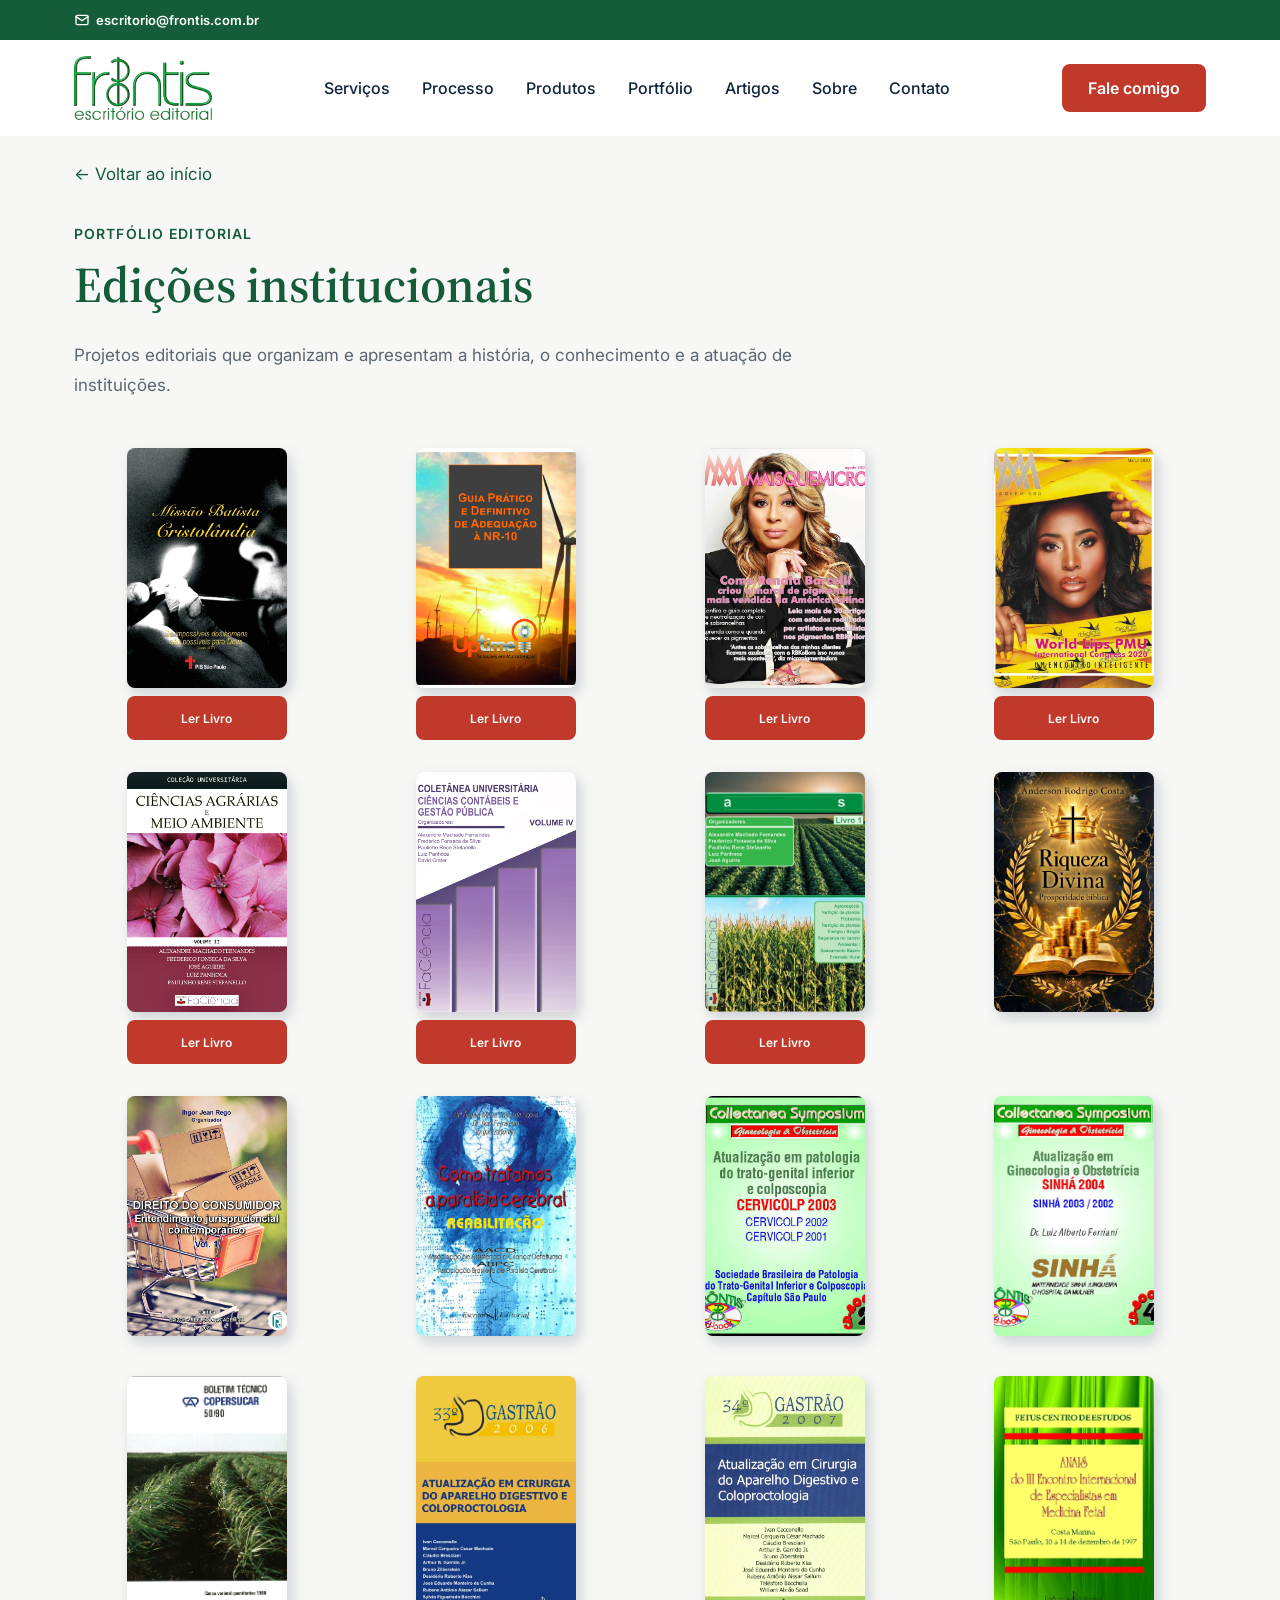
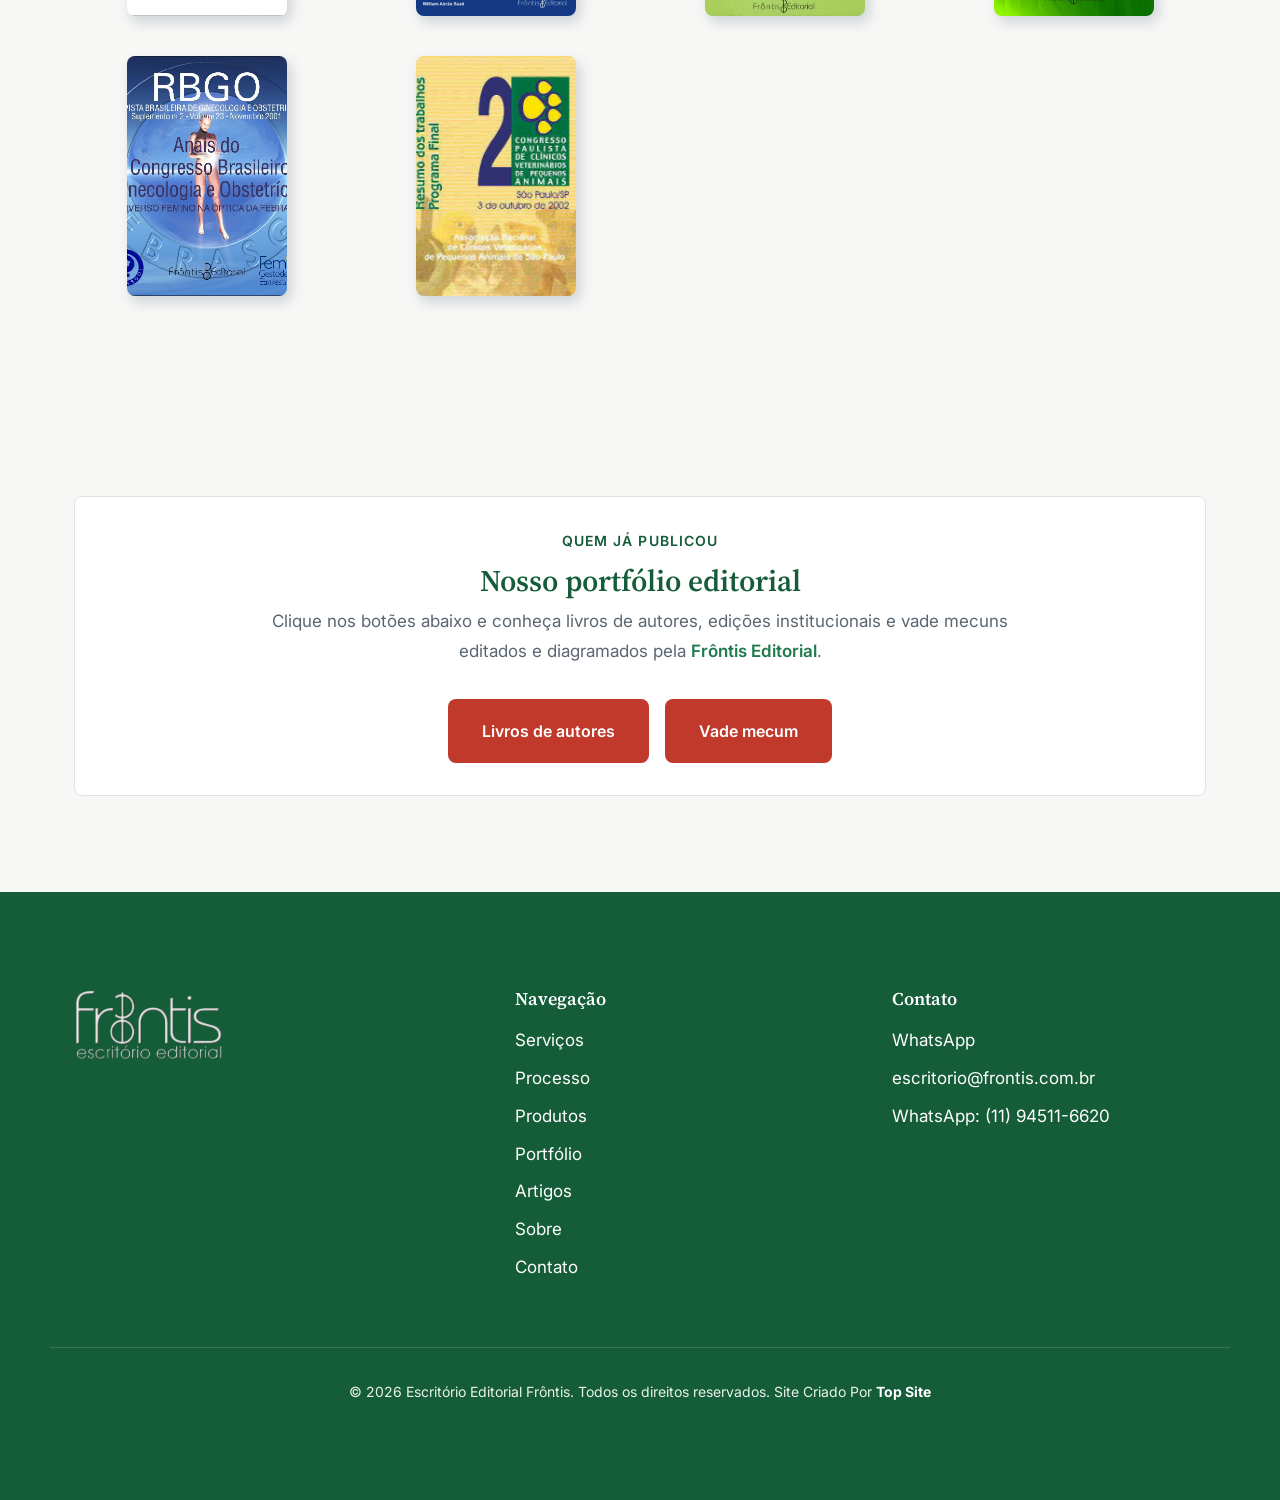
<file: portfolio-institucionais.html>
<!DOCTYPE html>
<html lang="pt-BR">
<head>
  <meta charset="UTF-8">
  <meta name="viewport" content="width=device-width, initial-scale=1.0">
  <title>Edições institucionais | Frôntis Editorial</title>
  <meta name="description" content="Edições institucionais editadas e diagramadas pela Frôntis Editorial.">
  <link rel="canonical" href="https://www.frontis.com.br/portfolio-institucionais.html">
  <!-- Favicon -->
  <link rel="icon" type="image/svg+xml" href="assets/favicon.svg">
  <link rel="icon" href="assets/favicon.ico" sizes="any">
  <link rel="icon" type="image/png" sizes="32x32" href="assets/favicon-32x32.png">
  <link rel="icon" type="image/png" sizes="16x16" href="assets/favicon-16x16.png">
  <link rel="apple-touch-icon" sizes="180x180" href="assets/apple-touch-icon.png">
  <link rel="manifest" href="assets/site.webmanifest">

  <!-- Preconnect para otimizar carregamento das fontes -->
  <link rel="preconnect" href="https://fonts.googleapis.com">
  <link rel="preconnect" href="https://fonts.gstatic.com" crossorigin>
  <link href="https://fonts.googleapis.com/css2?family=Source+Serif+4:opsz,wght@8..60,400;8..60,600;8..60,700&family=Inter:wght@400;500;600;700&display=swap" rel="stylesheet">

  <!-- Estilos -->
  <link rel="stylesheet" href="css/reset.css">
  <link rel="stylesheet" href="css/style.css">

  <link rel="stylesheet" href="css/portfolio.css">
</head>
<body>
  <a href="#main-content" class="skip-link">Pular para o conteúdo principal</a>

  <!-- Topbar de contato: e-mail visível logo na abertura do site,
       pedido do cliente. Fica fixa junto com o header ao rolar (não
       some) para o e-mail continuar acessível em qualquer ponto da
       página — decisão de manter simples e sempre visível, sem JS
       extra para esconder/mostrar ao rolar. -->
  <div class="topbar" id="topbar">
    <div class="container topbar__inner">
      <!-- TROCAR AQUI: telefone fixo — inserir aqui quando/se o cliente confirmar uma linha fixa (ver PROJETO.md, seção 14). Por ora, o espaço fica reservado e vazio. -->
      <span class="topbar__telefone" aria-hidden="true"></span>
      <a href="mailto:escritorio@frontis.com.br" class="topbar__email" aria-label="Enviar e-mail para escritorio@frontis.com.br">
        <svg viewBox="0 0 24 24" width="16" height="16" fill="none" stroke="currentColor" stroke-width="2" stroke-linecap="round" stroke-linejoin="round" aria-hidden="true" focusable="false">
          <rect x="3" y="5" width="18" height="14" rx="2"/>
          <path d="M3 7l9 6 9-6"/>
        </svg>
        <span>escritorio@frontis.com.br</span>
      </a>
    </div>
  </div>

  <header class="header" id="header">
    <div class="container header__inner">
      <a href="index.html" class="header__marca" aria-label="Frôntis Editorial — página inicial">
        <img src="assets/logofrontis.jpg" alt="Frôntis Editorial" class="header__logo" width="137" height="64">
      </a>

      <nav class="header__nav" aria-label="Navegação principal">
        <ul class="header__menu">
          <li><a href="index.html#servicos" class="header__link">Serviços</a></li>
          <li><a href="index.html#processo" class="header__link">Processo</a></li>
          <li><a href="index.html#produtos" class="header__link">Produtos</a></li>
          <li><a href="index.html#portfolio" class="header__link">Portfólio</a></li>
          <li><a href="index.html#artigos" class="header__link">Artigos</a></li>
          <li><a href="index.html#sobre" class="header__link">Sobre</a></li>
          <li><a href="index.html#contato" class="header__link">Contato</a></li>
        </ul>
      </nav>

      <a href="#" class="btn header__cta" data-whatsapp>Fale comigo</a>

      <button type="button" class="header__hamburguer" id="btn-hamburguer" aria-expanded="false" aria-controls="drawer-mobile" aria-label="Abrir menu de navegação">
        <span class="header__hamburguer-linha"></span>
        <span class="header__hamburguer-linha"></span>
        <span class="header__hamburguer-linha"></span>
      </button>
    </div>

    <!-- Overlay do drawer mobile -->
    <div class="drawer-overlay" id="drawer-overlay" hidden></div>

    <!-- Drawer de navegação mobile -->
    <div class="drawer" id="drawer-mobile" role="dialog" aria-modal="true" aria-label="Menu de navegação" hidden>
      <div class="drawer__topo">
        <button type="button" class="drawer__fechar" id="btn-drawer-fechar" aria-label="Fechar menu">
          <span aria-hidden="true">&times;</span>
        </button>
      </div>
      <nav aria-label="Navegação mobile">
        <ul class="drawer__menu">
          <li><a href="index.html#servicos" class="drawer__link">Serviços</a></li>
          <li><a href="index.html#processo" class="drawer__link">Processo</a></li>
          <li><a href="index.html#produtos" class="drawer__link">Produtos</a></li>
          <li><a href="index.html#portfolio" class="drawer__link">Portfólio</a></li>
          <li><a href="index.html#artigos" class="drawer__link">Artigos</a></li>
          <li><a href="index.html#sobre" class="drawer__link">Sobre</a></li>
          <li><a href="index.html#contato" class="drawer__link">Contato</a></li>
        </ul>
      </nav>
      <a href="#" class="btn drawer__cta" data-whatsapp>Fale comigo</a>
    </div>
  </header>


  <main id="main-content">
    <section class="section section--clara catalogo__abertura">
      <div class="container">
        <a class="catalogo__voltar" href="index.html#portfolio">← Voltar ao início</a>
        <span class="olho">Portfólio editorial</span>
        <h1>Edições institucionais</h1>
        <p class="catalogo__intro">Projetos editoriais que organizam e apresentam a história, o conhecimento e a atuação de instituições.</p>
      </div>
    </section>

    <section class="section section--clara" id="institucionais" aria-label="Edições institucionais">
      <div class="container">
        <div class="portfolio__livros-grid">
        <article class="livro-card">
          <div class="livro-card__capa"><img src="assets/img/institucionais.img/119-Cristolandia-CAPA-frente.jpg" alt="Capa: Cristolandia" width="160" height="240" loading="lazy"></div>
          <div class="livro-card__corpo">
            <div class="livro-card__links"><a href="assets/img/institucionais.img/119-Cristolandia-AMOSTRA.pdf" class="btn livro-card__link-comprar" target="_blank" rel="noopener noreferrer" aria-label="Ler livro Cristolandia, abre em nova aba">Ler Livro</a></div>
          </div>
        </article>
        <article class="livro-card">
          <div class="livro-card__capa"><img src="assets/img/institucionais.img/100-Guia-Pratico-NR-10-CAPA-frente.jpg" alt="Capa: Guia Pratico NR-10" width="160" height="240" loading="lazy"></div>
          <div class="livro-card__corpo">
            <div class="livro-card__links"><a href="assets/img/institucionais.img/100-Guia-Pratico-NR-10-AMOSTRA.pdf" class="btn livro-card__link-comprar" target="_blank" rel="noopener noreferrer" aria-label="Ler livro Guia Pratico NR-10, abre em nova aba">Ler Livro</a></div>
          </div>
        </article>
        <article class="livro-card">
          <div class="livro-card__capa"><img src="assets/img/institucionais.img/82-02-Revista-Micropigmentacao3-CAPA-frente.jpg" alt="Capa: Revista Micropigmentacao3" width="160" height="240" loading="lazy"></div>
          <div class="livro-card__corpo">
            <div class="livro-card__links"><a href="assets/img/institucionais.img/82-02-Revista-Micropigmentacao3.pdf" class="btn livro-card__link-comprar" target="_blank" rel="noopener noreferrer" aria-label="Ler livro Revista Micropigmentacao3, abre em nova aba">Ler Livro</a></div>
          </div>
        </article>
        <article class="livro-card">
          <div class="livro-card__capa"><img src="assets/img/institucionais.img/82-01-Revista-Micropigmentacao2-CAPA-frente.jpg" alt="Capa: Revista Micropigmentacao2" width="160" height="240" loading="lazy"></div>
          <div class="livro-card__corpo">
            <div class="livro-card__links"><a href="assets/img/institucionais.img/82-01-Revista-Micropigmentacao2.pdf" class="btn livro-card__link-comprar" target="_blank" rel="noopener noreferrer" aria-label="Ler livro Revista Micropigmentacao2, abre em nova aba">Ler Livro</a></div>
          </div>
        </article>
        <article class="livro-card">
          <div class="livro-card__capa"><img src="assets/img/institucionais.img/81-07-Ciencias-Agrarias-CAPA-frente.jpg" alt="Capa: CIÊNCIAS AGRÁRIAS" width="160" height="240" loading="lazy"></div>
          <div class="livro-card__corpo">
            <div class="livro-card__links"><a href="assets/img/institucionais.img/81-07-CIENCIAS-AGRARIAS-AMOSTRA.pdf" class="btn livro-card__link-comprar" target="_blank" rel="noopener noreferrer" aria-label="Ler livro CIÊNCIAS AGRÁRIAS, abre em nova aba">Ler Livro</a></div>
          </div>
        </article>
        <article class="livro-card">
          <div class="livro-card__capa"><img src="assets/img/institucionais.img/81-06-Coletanea-Ciencias-Contabeis-CAPA-frente.jpg" alt="Capa: Coletanea Ciências Contábeis" width="160" height="240" loading="lazy"></div>
          <div class="livro-card__corpo">
            <div class="livro-card__links"><a href="assets/img/institucionais.img/81-06-Coletanea-Ciencias-Contabeis-AMOSTRA.pdf" class="btn livro-card__link-comprar" target="_blank" rel="noopener noreferrer" aria-label="Ler livro Coletanea Ciências Contábeis, abre em nova aba">Ler Livro</a></div>
          </div>
        </article>
        <article class="livro-card">
          <div class="livro-card__capa"><img src="assets/img/institucionais.img/capas-geradas/81-04.jpg" alt="Capa: Ciências Agrárias" width="160" height="240" loading="lazy"></div>
          <div class="livro-card__corpo">
            <div class="livro-card__links"><a href="assets/img/institucionais.img/81-04-Ciencias-Agrarias-Amostra.pdf" class="btn livro-card__link-comprar" target="_blank" rel="noopener noreferrer" aria-label="Ler livro Ciências Agrárias, abre em nova aba">Ler Livro</a></div>
          </div>
        </article>
        <article class="livro-card">
          <div class="livro-card__capa"><img src="assets/img/institucionais.img/158-CAPA-frente.jpeg" alt="Capa: Edição institucional" width="160" height="240" loading="lazy"></div>
          <div class="livro-card__corpo">
            <div class="livro-card__links"></div>
          </div>
        </article>
        <article class="livro-card">
          <div class="livro-card__capa"><img src="assets/img/institucionais.img/85-01-DIREITO-DO-CONSUMIDOR-CAPA-frente.jpg" alt="Capa: DIREITO DO CONSUMIDOR" width="160" height="240" loading="lazy"></div>
          <div class="livro-card__corpo">
            <div class="livro-card__links"></div>
          </div>
        </article>
        <article class="livro-card">
          <div class="livro-card__capa"><img src="assets/img/institucionais.img/Aacd-pc.jpg" alt="Capa: Edição institucional" width="160" height="240" loading="lazy"></div>
          <div class="livro-card__corpo">
            <div class="livro-card__links"></div>
          </div>
        </article>
        <article class="livro-card">
          <div class="livro-card__capa"><img src="assets/img/institucionais.img/capa-002.jpg" alt="Capa: Edição institucional" width="160" height="240" loading="lazy"></div>
          <div class="livro-card__corpo">
            <div class="livro-card__links"></div>
          </div>
        </article>
        <article class="livro-card">
          <div class="livro-card__capa"><img src="assets/img/institucionais.img/capa-004.jpg" alt="Capa: Edição institucional" width="160" height="240" loading="lazy"></div>
          <div class="livro-card__corpo">
            <div class="livro-card__links"></div>
          </div>
        </article>
        <article class="livro-card">
          <div class="livro-card__capa"><img src="assets/img/institucionais.img/CAPA1.jpg" alt="Capa: Edição institucional" width="160" height="240" loading="lazy"></div>
          <div class="livro-card__corpo">
            <div class="livro-card__links"></div>
          </div>
        </article>
        <article class="livro-card">
          <div class="livro-card__capa"><img src="assets/img/institucionais.img/gastr06.jpg" alt="Capa: Edição institucional" width="160" height="240" loading="lazy"></div>
          <div class="livro-card__corpo">
            <div class="livro-card__links"></div>
          </div>
        </article>
        <article class="livro-card">
          <div class="livro-card__capa"><img src="assets/img/institucionais.img/gastr07.jpg" alt="Capa: Edição institucional" width="160" height="240" loading="lazy"></div>
          <div class="livro-card__corpo">
            <div class="livro-card__links"></div>
          </div>
        </article>
        <article class="livro-card">
          <div class="livro-card__capa"><img src="assets/img/institucionais.img/Medfet2.jpg" alt="Capa: Edição institucional" width="160" height="240" loading="lazy"></div>
          <div class="livro-card__corpo">
            <div class="livro-card__links"></div>
          </div>
        </article>
        <article class="livro-card">
          <div class="livro-card__capa"><img src="assets/img/institucionais.img/RBGO.jpg" alt="Capa: Edição institucional" width="160" height="240" loading="lazy"></div>
          <div class="livro-card__corpo">
            <div class="livro-card__links"></div>
          </div>
        </article>
        <article class="livro-card">
          <div class="livro-card__capa"><img src="assets/img/institucionais.img/veterin.jpg" alt="Capa: Edição institucional" width="160" height="240" loading="lazy"></div>
          <div class="livro-card__corpo">
            <div class="livro-card__links"></div>
          </div>
        </article>
      </div>
      </div>
    </section>
    <section class="portfolio section section--clara catalogo__outras" aria-label="Outras páginas do portfólio">
      <div class="container">
        <div class="portfolio__coluna portfolio__coluna--centro">
          <span class="olho">Quem já publicou</span>
          <h2 class="portfolio__titulo">Nosso portfólio editorial</h2>
          <p class="portfolio__apoio">Clique nos botões abaixo e conheça livros de autores, edições institucionais e vade mecuns editados e diagramados pela <strong class="nome-marca">Frôntis Editorial</strong>.</p>

          <div class="portfolio__cta-bloco portfolio__acessos">
            <a href="portfolio-autores.html" class="btn">Livros de autores</a>
            <a href="portfolio-vade-mecum.html" class="btn">Vade mecum</a>
          </div>
        </div>
      </div>
    </section>
  </main>
  <footer class="rodape">
    <!-- 10. Rodapé -->
    <div class="container rodape__grid">
      <div class="rodape__coluna rodape__coluna--marca">
        <img src="assets/logofooter.png" alt="Frôntis Editorial" class="rodape__logo" width="150" height="72" loading="lazy">
      </div>

      <nav class="rodape__coluna" aria-label="Navegação do rodapé">
        <h3 class="rodape__titulo-coluna">Navegação</h3>
        <ul class="rodape__lista">
          <li><a href="index.html#servicos">Serviços</a></li>
          <li><a href="index.html#processo">Processo</a></li>
          <li><a href="index.html#produtos">Produtos</a></li>
          <li><a href="index.html#portfolio">Portfólio</a></li>
          <li><a href="index.html#artigos">Artigos</a></li>
          <li><a href="index.html#sobre">Sobre</a></li>
          <li><a href="index.html#contato">Contato</a></li>
        </ul>
      </nav>

      <div class="rodape__coluna">
        <h3 class="rodape__titulo-coluna">Contato</h3>
        <ul class="rodape__lista">
          <li><a href="#" data-whatsapp>WhatsApp</a></li>
          <li><a href="mailto:escritorio@frontis.com.br">escritorio@frontis.com.br</a></li>
          <li><a href="#" data-whatsapp>WhatsApp: (11) 94511-6620</a></li>
        </ul>
      </div>
    </div>

    <div class="container rodape__barra">
      <!-- TROCAR AQUI: incluir CNPJ quando o cliente confirmar se deseja exibir (seção 14 do PROJETO.md) -->
      <p>&copy; <span id="ano-atual"></span> Escritório Editorial Frôntis. Todos os direitos reservados. Site Criado Por <a href="https://topsitebr.com.br" target="_blank" rel="noopener noreferrer"><strong>Top Site</strong></a></p>
    </div>
  </footer>


  <script src="js/main.js" defer></script>
</body>
</html>
</file>
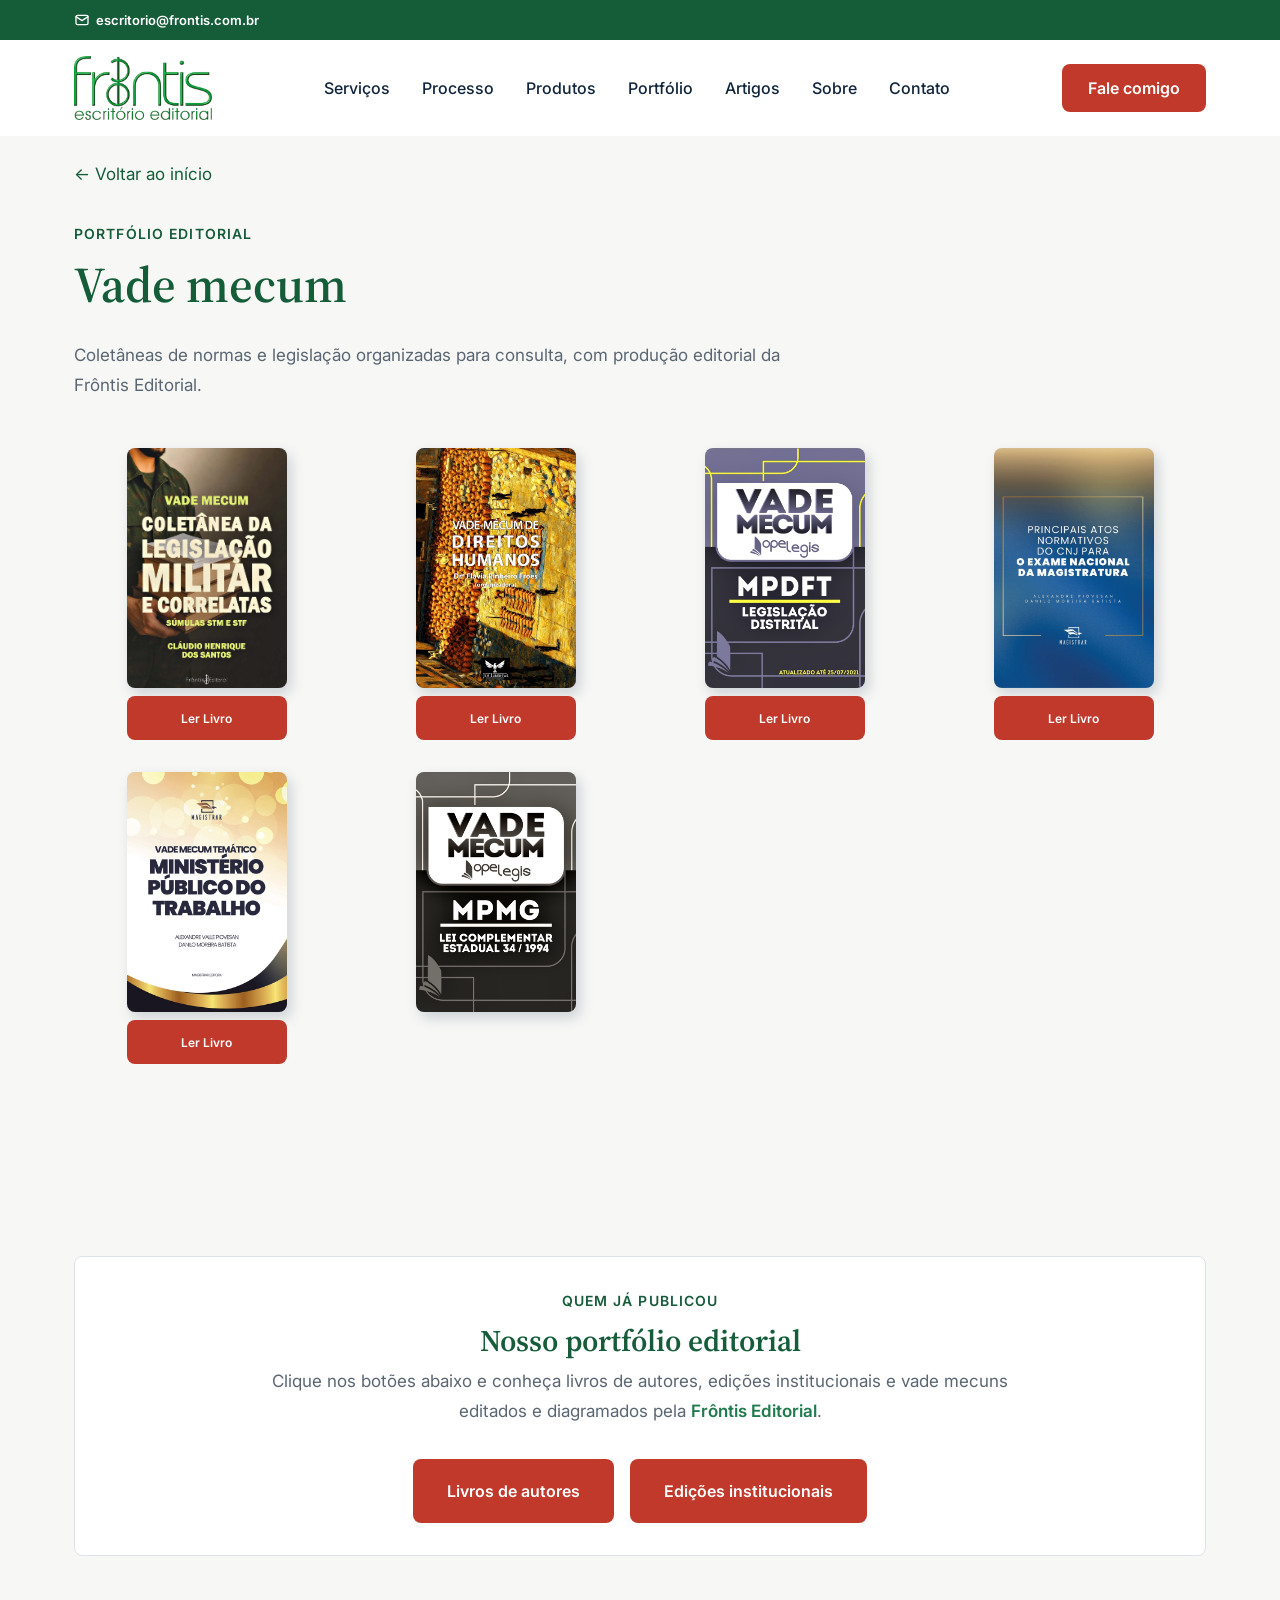
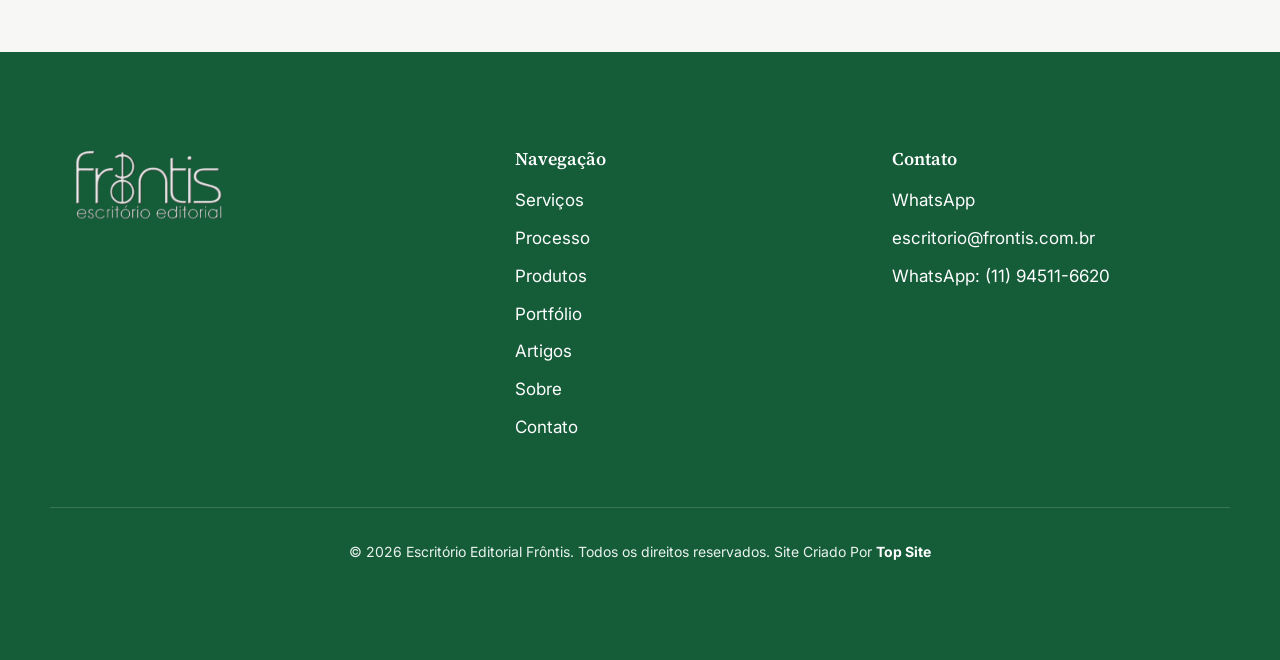
<file: portfolio-vade-mecum.html>
<!DOCTYPE html>
<html lang="pt-BR">
<head>
  <meta charset="UTF-8">
  <meta name="viewport" content="width=device-width, initial-scale=1.0">
  <title>Vade mecum | Frôntis Editorial</title>
  <meta name="description" content="Coletâneas de normas e legislação organizadas para consulta, com produção editorial da Frôntis Editorial.">
  <link rel="canonical" href="https://www.frontis.com.br/portfolio-vade-mecum.html">
  <!-- Favicon -->
  <link rel="icon" type="image/svg+xml" href="assets/favicon.svg">
  <link rel="icon" href="assets/favicon.ico" sizes="any">
  <link rel="icon" type="image/png" sizes="32x32" href="assets/favicon-32x32.png">
  <link rel="icon" type="image/png" sizes="16x16" href="assets/favicon-16x16.png">
  <link rel="apple-touch-icon" sizes="180x180" href="assets/apple-touch-icon.png">
  <link rel="manifest" href="assets/site.webmanifest">

  <!-- Preconnect para otimizar carregamento das fontes -->
  <link rel="preconnect" href="https://fonts.googleapis.com">
  <link rel="preconnect" href="https://fonts.gstatic.com" crossorigin>
  <link href="https://fonts.googleapis.com/css2?family=Source+Serif+4:opsz,wght@8..60,400;8..60,600;8..60,700&family=Inter:wght@400;500;600;700&display=swap" rel="stylesheet">

  <!-- Estilos -->
  <link rel="stylesheet" href="css/reset.css">
  <link rel="stylesheet" href="css/style.css">

  <link rel="stylesheet" href="css/portfolio.css">
</head>
<body>
  <a href="#main-content" class="skip-link">Pular para o conteúdo principal</a>

  <!-- Topbar de contato: e-mail visível logo na abertura do site,
       pedido do cliente. Fica fixa junto com o header ao rolar (não
       some) para o e-mail continuar acessível em qualquer ponto da
       página — decisão de manter simples e sempre visível, sem JS
       extra para esconder/mostrar ao rolar. -->
  <div class="topbar" id="topbar">
    <div class="container topbar__inner">
      <!-- TROCAR AQUI: telefone fixo — inserir aqui quando/se o cliente confirmar uma linha fixa (ver PROJETO.md, seção 14). Por ora, o espaço fica reservado e vazio. -->
      <span class="topbar__telefone" aria-hidden="true"></span>
      <a href="mailto:escritorio@frontis.com.br" class="topbar__email" aria-label="Enviar e-mail para escritorio@frontis.com.br">
        <svg viewBox="0 0 24 24" width="16" height="16" fill="none" stroke="currentColor" stroke-width="2" stroke-linecap="round" stroke-linejoin="round" aria-hidden="true" focusable="false">
          <rect x="3" y="5" width="18" height="14" rx="2"/>
          <path d="M3 7l9 6 9-6"/>
        </svg>
        <span>escritorio@frontis.com.br</span>
      </a>
    </div>
  </div>

  <header class="header" id="header">
    <div class="container header__inner">
      <a href="index.html" class="header__marca" aria-label="Frôntis Editorial — página inicial">
        <img src="assets/logofrontis.jpg" alt="Frôntis Editorial" class="header__logo" width="137" height="64">
      </a>

      <nav class="header__nav" aria-label="Navegação principal">
        <ul class="header__menu">
          <li><a href="index.html#servicos" class="header__link">Serviços</a></li>
          <li><a href="index.html#processo" class="header__link">Processo</a></li>
          <li><a href="index.html#produtos" class="header__link">Produtos</a></li>
          <li><a href="index.html#portfolio" class="header__link">Portfólio</a></li>
          <li><a href="index.html#artigos" class="header__link">Artigos</a></li>
          <li><a href="index.html#sobre" class="header__link">Sobre</a></li>
          <li><a href="index.html#contato" class="header__link">Contato</a></li>
        </ul>
      </nav>

      <a href="#" class="btn header__cta" data-whatsapp>Fale comigo</a>

      <button type="button" class="header__hamburguer" id="btn-hamburguer" aria-expanded="false" aria-controls="drawer-mobile" aria-label="Abrir menu de navegação">
        <span class="header__hamburguer-linha"></span>
        <span class="header__hamburguer-linha"></span>
        <span class="header__hamburguer-linha"></span>
      </button>
    </div>

    <!-- Overlay do drawer mobile -->
    <div class="drawer-overlay" id="drawer-overlay" hidden></div>

    <!-- Drawer de navegação mobile -->
    <div class="drawer" id="drawer-mobile" role="dialog" aria-modal="true" aria-label="Menu de navegação" hidden>
      <div class="drawer__topo">
        <button type="button" class="drawer__fechar" id="btn-drawer-fechar" aria-label="Fechar menu">
          <span aria-hidden="true">&times;</span>
        </button>
      </div>
      <nav aria-label="Navegação mobile">
        <ul class="drawer__menu">
          <li><a href="index.html#servicos" class="drawer__link">Serviços</a></li>
          <li><a href="index.html#processo" class="drawer__link">Processo</a></li>
          <li><a href="index.html#produtos" class="drawer__link">Produtos</a></li>
          <li><a href="index.html#portfolio" class="drawer__link">Portfólio</a></li>
          <li><a href="index.html#artigos" class="drawer__link">Artigos</a></li>
          <li><a href="index.html#sobre" class="drawer__link">Sobre</a></li>
          <li><a href="index.html#contato" class="drawer__link">Contato</a></li>
        </ul>
      </nav>
      <a href="#" class="btn drawer__cta" data-whatsapp>Fale comigo</a>
    </div>
  </header>


  <main id="main-content">
    <section class="section section--clara catalogo__abertura">
      <div class="container">
        <a class="catalogo__voltar" href="index.html#portfolio">← Voltar ao início</a>
        <span class="olho">Portfólio editorial</span>
        <h1>Vade mecum</h1>
        <p class="catalogo__intro">Coletâneas de normas e legislação organizadas para consulta, com produção editorial da Frôntis Editorial.</p>
      </div>
    </section>


    <section class="section section--clara" id="vade-mecum" aria-label="Vade mecum">
      <div class="container">
        <div class="portfolio__livros-grid">
        <article class="livro-card">
          <div class="livro-card__capa"><img src="assets/img/vademecum.img/155-04-Vade-Mecum-MILITAR-capa-frente.jpg" alt="Capa: Vade Mecum MILITAR" width="160" height="240" loading="lazy"></div>
          <div class="livro-card__corpo">
            <div class="livro-card__links"><a href="assets/img/vademecum.img/155-04-Vade-Mecum-MILITAR.pdf" class="btn livro-card__link-comprar" target="_blank" rel="noopener noreferrer" aria-label="Ler livro Vade Mecum MILITAR, abre em nova aba">Ler Livro</a></div>
          </div>
        </article>
        <article class="livro-card">
          <div class="livro-card__capa"><img src="assets/img/vademecum.img/138-Vade-Mecum-Dir-Humanos-CAPA-frente.jpg" alt="Capa: Vade Mecum Dir Humanos" width="160" height="240" loading="lazy"></div>
          <div class="livro-card__corpo">
            <div class="livro-card__links"><a href="assets/img/vademecum.img/138-Vade-Mecum-Dir-Humanos-AMOSTRA.pdf" class="btn livro-card__link-comprar" target="_blank" rel="noopener noreferrer" aria-label="Ler livro Vade Mecum Dir Humanos, abre em nova aba">Ler Livro</a></div>
          </div>
        </article>
        <article class="livro-card">
          <div class="livro-card__capa"><img src="assets/img/vademecum.img/120-Vade-Mecum-MPDFT-CAPA-frente.jpg" alt="Capa: Vade Mecum MPDFT" width="160" height="240" loading="lazy"></div>
          <div class="livro-card__corpo">
            <div class="livro-card__links"><a href="assets/img/vademecum.img/120-Vade-Mecum-MPDFT-AMOSTRA.pdf" class="btn livro-card__link-comprar" target="_blank" rel="noopener noreferrer" aria-label="Ler livro Vade Mecum MPDFT, abre em nova aba">Ler Livro</a></div>
          </div>
        </article>
        <article class="livro-card">
          <div class="livro-card__capa"><img src="assets/img/vademecum.img/113-03-Resolucoes-CNJ-CAPA-frente.jpeg" alt="Capa: Resoluções CNJ" width="160" height="240" loading="lazy"></div>
          <div class="livro-card__corpo">
            <div class="livro-card__links"><a href="assets/img/vademecum.img/113-03-Resolucoes-CNJ-AMOSTRA.pdf" class="btn livro-card__link-comprar" target="_blank" rel="noopener noreferrer" aria-label="Ler livro Resoluções CNJ, abre em nova aba">Ler Livro</a></div>
          </div>
        </article>
        <article class="livro-card">
          <div class="livro-card__capa"><img src="assets/img/vademecum.img/114-VADE-MECUM-capa-frente.jpg" alt="Capa: VADE MECUM" width="160" height="240" loading="lazy"></div>
          <div class="livro-card__corpo">
            <div class="livro-card__links"><a href="assets/img/vademecum.img/113-VADE-MECUM-amostra.pdf" class="btn livro-card__link-comprar" target="_blank" rel="noopener noreferrer" aria-label="Ler livro VADE MECUM, abre em nova aba">Ler Livro</a></div>
          </div>
        </article>
        <article class="livro-card">
          <div class="livro-card__capa"><img src="assets/img/vademecum.img/121-Vade-Mecum-MPMG-CAPA-frente.jpg" alt="Capa: Vade Mecum MPMG" width="160" height="240" loading="lazy"></div>
          <div class="livro-card__corpo">
            <div class="livro-card__links"></div>
          </div>
        </article>
      </div>
      </div>
    </section>
    <section class="portfolio section section--clara catalogo__outras" aria-label="Outras páginas do portfólio">
      <div class="container">
        <div class="portfolio__coluna portfolio__coluna--centro">
          <span class="olho">Quem já publicou</span>
          <h2 class="portfolio__titulo">Nosso portfólio editorial</h2>
          <p class="portfolio__apoio">Clique nos botões abaixo e conheça livros de autores, edições institucionais e vade mecuns editados e diagramados pela <strong class="nome-marca">Frôntis Editorial</strong>.</p>

          <div class="portfolio__cta-bloco portfolio__acessos">
            <a href="portfolio-autores.html" class="btn">Livros de autores</a>
            <a href="portfolio-institucionais.html" class="btn">Edições institucionais</a>
          </div>
        </div>
      </div>
    </section>
  </main>
  <footer class="rodape">
    <!-- 10. Rodapé -->
    <div class="container rodape__grid">
      <div class="rodape__coluna rodape__coluna--marca">
        <img src="assets/logofooter.png" alt="Frôntis Editorial" class="rodape__logo" width="150" height="72" loading="lazy">
      </div>

      <nav class="rodape__coluna" aria-label="Navegação do rodapé">
        <h3 class="rodape__titulo-coluna">Navegação</h3>
        <ul class="rodape__lista">
          <li><a href="index.html#servicos">Serviços</a></li>
          <li><a href="index.html#processo">Processo</a></li>
          <li><a href="index.html#produtos">Produtos</a></li>
          <li><a href="index.html#portfolio">Portfólio</a></li>
          <li><a href="index.html#artigos">Artigos</a></li>
          <li><a href="index.html#sobre">Sobre</a></li>
          <li><a href="index.html#contato">Contato</a></li>
        </ul>
      </nav>

      <div class="rodape__coluna">
        <h3 class="rodape__titulo-coluna">Contato</h3>
        <ul class="rodape__lista">
          <li><a href="#" data-whatsapp>WhatsApp</a></li>
          <li><a href="mailto:escritorio@frontis.com.br">escritorio@frontis.com.br</a></li>
          <li><a href="#" data-whatsapp>WhatsApp: (11) 94511-6620</a></li>
        </ul>
      </div>
    </div>

    <div class="container rodape__barra">
      <!-- TROCAR AQUI: incluir CNPJ quando o cliente confirmar se deseja exibir (seção 14 do PROJETO.md) -->
      <p>&copy; <span id="ano-atual"></span> Escritório Editorial Frôntis. Todos os direitos reservados. Site Criado Por <a href="https://topsitebr.com.br" target="_blank" rel="noopener noreferrer"><strong>Top Site</strong></a></p>
    </div>
  </footer>


  <script src="js/main.js" defer></script>
</body>
</html>
</file>
<file: css/style.css>
/* ===================================================================
   STYLE.CSS — Frôntis Editorial
   Site institucional one-page — editoração de livros desde 1993
   =================================================================== */

/* -------------------------------------------------------------------
   1. VARIÁVEIS GLOBAIS
   ------------------------------------------------------------------- */
:root {
  /* Cores — marca */
  --verde: #1F7A4D; /* PLACEHOLDER — confirmar com o logotipo */
  --verde-escuro: #155C39;
  --verde-claro: #EAF3EE;
  --azul-marinho: #155C39;
  --azul-escuro: #10243B; /* texto principal — substitui o preto */
  --vermelho: #C0392B;
  --vermelho-hover: #A32D20;
  --cinza-texto: #5A6672;
  --cinza-borda: #DDE3E8;
  --off-white: #F7F8F6;
  --branco: #FFFFFF;

  /* Tipografia */
  --fonte-titulos: 'Source Serif 4', Georgia, serif;
  --fonte-corpo: 'Inter', -apple-system, BlinkMacSystemFont, sans-serif;

  /* Escala tipográfica */
  --texto-14: 0.875rem;
  --texto-16: 1rem;
  --texto-18: 1.125rem;
  --texto-20: 1.25rem;
  --texto-24: 1.5rem;
  --texto-30: 1.875rem;
  --texto-38: 2.375rem;
  --texto-50: 3.125rem;

  /* Espaçamento (escala de 8px) */
  --esp-1: 8px;
  --esp-2: 16px;
  --esp-3: 24px;
  --esp-4: 32px;
  --esp-5: 48px;
  --esp-6: 64px;
  --esp-7: 96px;
  --esp-8: 120px;

  /* Padding vertical padrão de seção */
  --secao-padding-desktop: var(--esp-7);
  --secao-padding-mobile: var(--esp-6);

  /* Outros tokens visuais */
  --raio-borda: 8px;
  --sombra-suave: 0 4px 16px rgba(16, 36, 59, 0.08);
  --largura-maxima-container: 1180px;
  --largura-maxima-leitura: 68ch;
  --header-height: 96px; /* aumentado para acomodar o logo de 64px */
  --topbar-height: 40px;
}

/* -------------------------------------------------------------------
   2. ESTILOS BASE
   ------------------------------------------------------------------- */
html {
  /* Compensa a altura da topbar + header fixos ao rolar até uma âncora */
  scroll-padding-top: calc(var(--topbar-height) + var(--header-height));
}

body {
  font-family: var(--fonte-corpo);
  font-size: 17px; /* mínimo exigido no desktop */
  line-height: 1.75;
  color: var(--azul-escuro);
  background-color: var(--branco);
  padding-top: calc(var(--topbar-height) + var(--header-height)); /* espaço para a topbar + o header fixos */
}

h1, h2, h3, h4, h5, h6 {
  font-family: var(--fonte-titulos);
  color: var(--azul-marinho);
  line-height: 1.25;
  font-weight: 600;
}

h1 { font-size: var(--texto-50); }
h2 { font-size: var(--texto-38); }
h3 { font-size: var(--texto-30); }
h4 { font-size: var(--texto-24); }
h5 { font-size: var(--texto-20); }
h6 { font-size: var(--texto-18); }

@media (max-width: 767px) {
  body,
  h1, h2, h3, h4, h5, h6 {
    text-align: center !important;
  }

  input,
  select,
  textarea,
  button {
    text-align: center;
  }

  ul,
  ol {
    padding-left: 0;
    list-style-position: inside;
  }
}

p {
  max-width: var(--largura-maxima-leitura);
}

a {
  color: var(--verde-escuro);
  transition: color 0.2s ease;
}

a:hover {
  color: var(--vermelho);
}

ul, ol {
  padding-left: var(--esp-3);
}

ul li,
ol li {
  margin-bottom: var(--esp-1);
}

/* -------------------------------------------------------------------
   3. UTILITÁRIOS DE LAYOUT
   ------------------------------------------------------------------- */
.container {
  width: 100%;
  max-width: var(--largura-maxima-container);
  margin-inline: auto;
  padding-inline: var(--esp-3);
}

.section {
  padding-block: var(--secao-padding-mobile);
}

@media (min-width: 768px) {
  .section {
    padding-block: var(--secao-padding-desktop);
  }
}

.section--clara {
  background-color: var(--off-white);
}

.section--verde {
  background-color: var(--verde-claro);
}

/* -------------------------------------------------------------------
   4. TÍTULOS DE SEÇÃO
   ------------------------------------------------------------------- */
.olho {
  display: block;
  font-family: var(--fonte-corpo);
  font-size: var(--texto-14);
  font-weight: 600;
  letter-spacing: 0.08em;
  text-transform: uppercase;
  color: var(--verde-escuro);
  margin-bottom: var(--esp-1);
}

.titulo-secao {
  font-family: var(--fonte-titulos);
  font-size: var(--texto-38);
  color: var(--azul-marinho);
  margin-bottom: var(--esp-3);
}

/* Destaque tipográfico discreto do nome "Frôntis" dentro de textos
   corridos já existentes, para reforçar a marca sem criar frases novas */
.nome-marca {
  font-weight: 600;
  color: var(--verde);
}

/* -------------------------------------------------------------------
   5. BOTÕES
   ------------------------------------------------------------------- */
.btn {
  display: inline-flex;
  align-items: center;
  justify-content: center;
  gap: var(--esp-1);
  min-height: 44px;
  padding: var(--esp-2) var(--esp-4);
  border-radius: var(--raio-borda);
  font-family: var(--fonte-corpo);
  font-size: var(--texto-16);
  font-weight: 600;
  text-align: center;
  cursor: pointer;
  border: 2px solid transparent;
  transition: background-color 0.2s ease, color 0.2s ease, border-color 0.2s ease;
}

.btn {
  background-color: var(--vermelho);
  color: var(--branco);
}

.btn:hover {
  background-color: var(--vermelho-hover);
  color: var(--branco);
}

.btn--outline {
  background-color: transparent;
  border-color: var(--azul-marinho);
  color: var(--azul-marinho);
}

.btn--outline:hover {
  background-color: var(--azul-marinho);
  color: var(--branco);
}

/* -------------------------------------------------------------------
   5.1 SKIP LINK
   ------------------------------------------------------------------- */
.skip-link {
  position: absolute;
  top: -100%;
  left: var(--esp-2);
  z-index: 2000;
  padding: var(--esp-2) var(--esp-3);
  background-color: var(--azul-marinho);
  color: var(--branco);
  border-radius: var(--raio-borda);
  font-weight: 600;
  transition: top 0.2s ease;
}

.skip-link:focus {
  top: var(--esp-2);
}

/* -------------------------------------------------------------------
   5.2 TOPBAR (barra fina de contato, acima do header)
   ------------------------------------------------------------------- */
.topbar {
  position: fixed;
  top: 0;
  left: 0;
  right: 0;
  z-index: 1001;
  height: var(--topbar-height);
  display: flex;
  align-items: center;
  background-color: var(--azul-marinho);
  color: var(--branco);
}

.topbar__inner {
  display: flex;
  align-items: center;
  justify-content: space-between;
  gap: var(--esp-3);
  width: 100%;
}

/* Espaço reservado para o telefone fixo, à esquerda — vazio até o
   cliente confirmar se há uma linha fixa (ver PROJETO.md, seção 14) */
.topbar__telefone {
  font-size: 13px;
  color: var(--branco);
  opacity: 0.85;
}

.topbar__telefone:empty {
  display: none;
}

.topbar__email {
  display: flex;
  align-items: center;
  gap: 6px;
  min-height: 32px;
  font-size: 13px;
  font-weight: 600;
  color: var(--branco);
}

.topbar__email:hover {
  color: var(--verde-claro);
}

.topbar__email svg {
  flex-shrink: 0;
}

@media (max-width: 899.98px) {
  :root {
    --topbar-height: 32px;
  }

  .topbar__inner {
    justify-content: center;
  }

  .topbar__telefone {
    display: none;
  }

  .topbar__email {
    font-size: 13px;
  }
}

/* -------------------------------------------------------------------
   6. HEADER
   ------------------------------------------------------------------- */
.header {
  position: fixed;
  top: var(--topbar-height);
  left: 0;
  right: 0;
  z-index: 1000;
  background-color: var(--branco);
  box-shadow: 0 0 0 rgba(16, 36, 59, 0);
  transition: box-shadow 0.3s ease, top 0.2s ease;
}

.header.scrolled {
  box-shadow: var(--sombra-suave);
}

.header__inner {
  display: flex;
  align-items: center;
  justify-content: space-between;
  gap: var(--esp-3);
  min-height: var(--header-height);
}

.header__marca {
  display: flex;
  align-items: center;
  flex-shrink: 0;
}

.header__logo {
  width: auto;
  height: 64px;
}

@media (max-width: 899.98px) {
  .header__logo {
    height: 48px;
  }
}

.header__nav {
  flex: 1;
  display: flex;
  justify-content: center;
}

.header__menu {
  display: flex;
  align-items: center;
  gap: var(--esp-4);
  padding-left: 0;
}

.header__menu li {
  margin-bottom: 0;
}

.header__link {
  position: relative;
  display: inline-block;
  padding-block: var(--esp-1);
  font-family: var(--fonte-corpo);
  font-size: var(--texto-16);
  font-weight: 500;
  color: var(--azul-escuro);
  white-space: nowrap;
}

.header__link:hover {
  color: var(--verde-escuro);
}

.header__link.ativo {
  color: var(--verde-escuro);
}

.header__link.ativo::after {
  content: '';
  position: absolute;
  left: 0;
  right: 0;
  bottom: -4px;
  height: 2px;
  border-radius: 2px;
  background-color: var(--vermelho);
}

.header__cta {
  flex-shrink: 0;
  min-height: 44px;
  padding: var(--esp-1) var(--esp-3);
}

.header__hamburguer {
  display: none;
  flex-direction: column;
  justify-content: center;
  align-items: center;
  gap: 5px;
  width: 44px;
  height: 44px;
  flex-shrink: 0;
}

.header__hamburguer-linha {
  display: block;
  width: 24px;
  height: 2px;
  border-radius: 2px;
  background-color: var(--azul-marinho);
  transition: transform 0.25s ease, opacity 0.25s ease;
}

.header__hamburguer[aria-expanded="true"] .header__hamburguer-linha:nth-child(1) {
  transform: translateY(7px) rotate(45deg);
}

.header__hamburguer[aria-expanded="true"] .header__hamburguer-linha:nth-child(2) {
  opacity: 0;
}

.header__hamburguer[aria-expanded="true"] .header__hamburguer-linha:nth-child(3) {
  transform: translateY(-7px) rotate(-45deg);
}

@media (max-width: 899.98px) {
  :root {
    --header-height: 80px;
  }

  .header__nav,
  .header__cta {
    display: none;
  }

  .header__hamburguer {
    display: flex;
  }
}

/* -------------------------------------------------------------------
   7. DRAWER MOBILE
   ------------------------------------------------------------------- */
.drawer-overlay {
  position: fixed;
  inset: 0;
  background-color: rgba(16, 36, 59, 0.5);
  z-index: 1100;
  opacity: 0;
  transition: opacity 0.3s ease;
}

.drawer-overlay.aberto {
  opacity: 1;
}

.drawer {
  position: fixed;
  top: 0;
  right: 0;
  height: 100dvh;
  width: min(320px, 85vw);
  background-color: var(--off-white);
  z-index: 1200;
  display: flex;
  flex-direction: column;
  padding: var(--esp-2) var(--esp-3) var(--esp-4);
  transform: translateX(100%);
  transition: transform 0.3s ease;
  box-shadow: var(--sombra-suave);
}

.drawer.aberto {
  transform: translateX(0);
}

.drawer__topo {
  display: flex;
  justify-content: flex-end;
}

.drawer__fechar {
  display: flex;
  align-items: center;
  justify-content: center;
  width: 48px;
  height: 48px;
  font-size: var(--texto-30);
  line-height: 1;
  color: var(--azul-marinho);
}

.drawer__menu {
  display: flex;
  flex-direction: column;
  align-items: center;
  gap: var(--esp-3);
  margin-top: var(--esp-4);
  padding-left: 0;
  flex: 1;
}

.drawer__link {
  display: flex;
  align-items: center;
  justify-content: center;
  min-height: 48px;
  padding-inline: var(--esp-3);
  font-family: var(--fonte-titulos);
  font-size: var(--texto-24);
  color: var(--azul-marinho);
  text-align: center;
}

.drawer__cta {
  width: 100%;
  margin-top: var(--esp-3);
}

@media (min-width: 900px) {
  .drawer,
  .drawer-overlay {
    display: none;
  }
}

/* -------------------------------------------------------------------
   8. HERO
   ------------------------------------------------------------------- */
.hero {
  padding-top: var(--esp-4);
}

.hero__inner {
  display: grid;
  grid-template-columns: 1fr;
  align-items: center;
  gap: var(--esp-6);
  text-align: center;
}

.hero__titulo {
  font-size: clamp(2.375rem, 1.4rem + 4vw, 3.125rem);
  margin-bottom: var(--esp-3);
}

@media (max-width: 767px) {
  .hero__titulo {
    font-size: 2rem;
    line-height: 1.2;
  }
}

.hero__texto {
  margin-inline: auto;
  color: var(--azul-escuro);
}

.hero__ctas {
  display: flex;
  flex-wrap: wrap;
  justify-content: center;
  gap: var(--esp-2);
  margin-top: var(--esp-4);
}

.hero__diferenciais {
  display: flex;
  flex-wrap: wrap;
  justify-content: center;
  gap: var(--esp-1) var(--esp-3);
  margin-top: var(--esp-5);
  padding-left: 0;
  font-size: var(--texto-14);
  font-weight: 600;
  color: var(--cinza-texto);
}

.hero__diferenciais li {
  margin-bottom: 0;
  position: relative;
}

.hero__diferenciais li:not(:last-child)::after {
  content: '·';
  margin-left: var(--esp-3);
  color: var(--verde);
}

.hero__imagem {
  display: flex;
  justify-content: center;
}

.hero__capas {
  position: relative;
  width: 100%;
  max-width: 400px;
  aspect-ratio: 1 / 1;
}

.hero__capa {
  position: absolute;
  top: 50%;
  left: 50%;
  height: auto;
  object-fit: contain;
  border-radius: var(--raio-borda);
}

/* Capas ao fundo: deslocadas e rotacionadas para dar profundidade à composição. */
.hero__capa--1,
.hero__capa--2 {
  width: 58%;
  box-shadow: 2px 4px 10px rgba(16, 36, 59, 0.15);
}

.hero__capa--1 {
  transform: translate(-82%, -50%) rotate(-6deg);
  z-index: 1;
}

.hero__capa--2 {
  transform: translate(-18%, -42%) rotate(9deg);
  z-index: 2;
}

/* Capa do MIS em primeiro plano, com Garriado parcialmente visível ao fundo. */
.hero__capa--3 {
  width: 58%;
  transform: translate(-22%, -50%) rotate(2deg);
  z-index: 3;
  box-shadow: 8px 10px 24px rgba(16, 36, 59, 0.32);
}

@media (max-width: 899px) {
  /* Reordena o banner no mobile: título, imagens, descrição e,
     por último, os botões. O wrapper vira "display: contents" para
     que seus filhos passem a ser itens diretos do grid do hero e
     possam ser reordenados individualmente. Textos centralizados
     (não alinhados à margem esquerda). */
  #hero {
    padding-block: var(--esp-4);
  }

  .hero__inner {
    text-align: center;
    gap: var(--esp-4);
  }

  .hero__conteudo {
    display: contents;
  }

  .hero__titulo {
    order: 1;
  }

  .hero__imagem {
    order: 2;
  }

  /* No mobile, mantém as duas capas visíveis e dentro do container. */
  .hero__capas {
    position: relative;
    width: 100%;
    max-width: 320px;
    aspect-ratio: 1 / 1.05;
    margin-inline: auto;
  }

  .hero__capa--1 {
    display: block;
    position: absolute;
    width: 54%;
    transform: translate(-83%, -50%) rotate(-5deg);
  }

  .hero__capa--3 {
    display: block;
    position: absolute;
    width: 57%;
    transform: translate(-20%, -50%) rotate(2deg);
    box-shadow: 6px 8px 20px rgba(16, 36, 59, 0.28);
  }

  .hero__texto {
    order: 3;
    margin-top: 0;
  }

  .hero__ctas {
    order: 4;
    margin-top: 0;
    justify-content: center;
  }

  .hero__diferenciais {
    display: none;
  }
}

@media (max-width: 767px) {
  .hero__imagem {
    margin-top: calc(-1 * var(--esp-2));
  }
}

@media (min-width: 900px) {
  .hero__inner {
    grid-template-columns: 1.1fr 0.9fr;
    text-align: left;
    gap: var(--esp-7);
  }

  .hero__texto {
    margin-inline: 0;
  }

  .hero__ctas,
  .hero__diferenciais {
    justify-content: flex-start;
  }

  .hero__capas {
    max-width: 100%;
  }
}

/* -------------------------------------------------------------------
   9. ANIMAÇÕES DE ENTRADA
   ------------------------------------------------------------------- */
@keyframes entrada-fade-slide {
  from {
    opacity: 0;
    transform: translateY(16px);
  }
  to {
    opacity: 1;
    transform: translateY(0);
  }
}

.hero__conteudo {
  animation: entrada-fade-slide 0.6s ease-out both;
}

.hero__imagem {
  animation: entrada-fade-slide 0.6s ease-out 0.15s both;
}

@media (max-width: 899px) {
  /* .hero__conteudo vira "display: contents" nesta largura (ver seção
     8), perdendo a caixa que a animação acima anima — aplica-se então
     diretamente aos filhos. */
  .hero__titulo,
  .hero__texto,
  .hero__ctas {
    animation: entrada-fade-slide 0.6s ease-out both;
  }
}

/* Estado inicial oculto dos itens com entrada escalonada via
   IntersectionObserver. Fica restrito a .js para que, sem
   JavaScript, o conteúdo permaneça sempre visível. */
.js .anim-item {
  opacity: 0;
  transform: translateY(24px);
  transition: opacity 0.5s ease, transform 0.5s ease;
  transition-delay: var(--atraso, 0ms);
}

.js .anim-item.anim-visivel {
  opacity: 1;
  transform: translateY(0);
}

/* -------------------------------------------------------------------
   10. SERVIÇOS
   ------------------------------------------------------------------- */
.servicos__intro {
  margin-top: var(--esp-2);
  color: var(--cinza-texto);
}

.servicos__grid {
  display: grid;
  grid-template-columns: 1fr;
  gap: var(--esp-4);
  margin-top: var(--esp-5);
}

@media (min-width: 640px) {
  .servicos__grid {
    grid-template-columns: repeat(2, 1fr);
  }
}

@media (min-width: 1024px) {
  .servicos__grid {
    grid-template-columns: repeat(3, 1fr);
  }
}

.card-servico {
  display: flex;
  flex-direction: column;
  gap: var(--esp-2);
  padding: var(--esp-4);
  background-color: var(--off-white);
  border: 1px solid var(--cinza-borda);
  border-radius: var(--raio-borda);
  transition: transform 0.25s ease, box-shadow 0.25s ease, border-color 0.25s ease;
}

.card-servico:hover {
  transform: translateY(-4px);
  box-shadow: var(--sombra-suave);
  border-color: var(--verde);
}

.card-servico__icone {
  display: flex;
  align-items: center;
  justify-content: center;
  width: 56px;
  height: 56px;
  border-radius: var(--raio-borda);
  background-color: var(--verde-claro);
  color: var(--verde);
}

.card-servico__titulo {
  font-size: var(--texto-20);
}

.card-servico__descricao {
  color: var(--cinza-texto);
  font-size: var(--texto-16);
}

@media (max-width: 767px) {
  #servicos {
    text-align: center;
  }

  .card-servico {
    align-items: center;
  }
}

/* -------------------------------------------------------------------
   11. PROCESSO EDITORIAL
   ------------------------------------------------------------------- */
.processo__intro {
  margin-top: var(--esp-2);
  color: var(--azul-escuro);
}

.processo__linha-do-tempo {
  position: relative;
  list-style: none;
  padding-left: 0;
  margin-top: var(--esp-6);
}

.processo__etapa {
  position: relative;
  z-index: 1;
  display: grid;
  grid-template-columns: 64px 1fr;
  column-gap: var(--esp-3);
  padding-bottom: var(--esp-6);
}

.processo__etapa:last-child {
  padding-bottom: 0;
}

.processo__marcador {
  display: flex;
  justify-content: center;
}

.processo__numero {
  font-family: var(--fonte-titulos);
  font-size: var(--texto-38);
  font-weight: 700;
  line-height: 1;
  color: var(--verde);
}

.processo__titulo-etapa {
  font-size: var(--texto-24);
  margin-bottom: var(--esp-1);
}

.processo__texto-etapa {
  color: var(--azul-escuro);
  max-width: 60ch;
}

.processo__cta {
  margin-top: var(--esp-6);
  text-align: center;
}

@media (min-width: 768px) {
  .processo__cta {
    text-align: left;
  }
}

@media (max-width: 767px) {
  #processo {
    text-align: center;
  }

  .processo__etapa {
    grid-template-columns: 1fr;
    justify-items: center;
    row-gap: var(--esp-2);
  }

  .processo__texto-etapa {
    margin-inline: auto;
  }
}

@media (min-width: 768px) {
  .processo__etapa {
    grid-template-columns: 88px 1fr;
    column-gap: var(--esp-4);
  }

  .processo__numero {
    font-size: var(--texto-50);
  }
}

/* -------------------------------------------------------------------
   12. PRODUTOS
   ------------------------------------------------------------------- */
.produtos__texto {
  color: var(--azul-escuro);
  margin-top: var(--esp-2);
}

.produtos__grid {
  display: grid;
  grid-template-columns: 1fr;
  gap: var(--esp-6);
  margin-top: var(--esp-6);
}

@media (min-width: 900px) {
  .produtos__grid {
    grid-template-columns: repeat(2, 1fr);
    column-gap: var(--esp-5);
  }
}

.produtos__categoria {
  padding-bottom: var(--esp-5);
  border-bottom: 1px solid var(--cinza-borda);
}

.produtos__titulo-categoria {
  font-size: var(--texto-24);
  margin-bottom: var(--esp-1);
}

.produtos__descricao-categoria {
  color: var(--cinza-texto);
  margin-bottom: var(--esp-3);
}

.produtos__capas {
  display: grid;
  grid-template-columns: repeat(3, minmax(70px, 120px));
  gap: var(--esp-2);
}

@media (max-width: 767px) {
  #produtos {
    text-align: center;
  }

  .produtos__capas {
    justify-content: center;
  }
}

/* Miniatura de capa: proporção de livro (2:3), sombra suave à direita e
   abaixo, arredondamento só na borda externa (lado oposto à lombada).
   O fundo neutro (--cinza-borda) garante espaço estável mesmo se a
   imagem ainda não tiver sido enviada pelo cliente. */
.produtos__capa {
  width: 100%;
  aspect-ratio: 2 / 3;
  border-radius: 0 var(--raio-borda) var(--raio-borda) 0;
  background-color: var(--cinza-borda);
  box-shadow: 4px 6px 14px rgba(16, 36, 59, 0.18);
  overflow: hidden;
}

.produtos__capa-botao {
  display: block;
  width: 100%;
  height: 100%;
  padding: 0;
  border: none;
  background: none;
  cursor: pointer;
  border-radius: inherit;
}

.produtos__capa-botao img {
  width: 100%;
  height: 100%;
  object-fit: cover;
  display: block;
}

/* Aplicada via JS quando a imagem falha ao carregar — some com o ícone
   de imagem quebrada e deixa só o fundo neutro do placeholder visível */
.produtos__capa-botao img.capa--erro {
  display: none;
}

/* -------------------------------------------------------------------
   13. LIGHTBOX
   ------------------------------------------------------------------- */
.lightbox {
  position: fixed;
  inset: 0;
  z-index: 1400;
  display: flex;
  align-items: center;
  justify-content: center;
  padding: var(--esp-3);
}

.lightbox__overlay {
  position: absolute;
  inset: 0;
  background-color: rgba(16, 36, 59, 0.88);
}

.lightbox__conteudo {
  position: relative;
  z-index: 1;
  display: flex;
  align-items: center;
  justify-content: center;
  gap: var(--esp-2);
  max-width: min(90vw, 640px);
}

.lightbox__figura {
  margin: 0;
  text-align: center;
  min-width: 0;
}

.lightbox__figura img {
  max-width: 100%;
  max-height: 78vh;
  border-radius: var(--raio-borda);
  box-shadow: var(--sombra-suave);
}

.lightbox__figura figcaption {
  margin-top: var(--esp-2);
  color: var(--branco);
  font-size: var(--texto-14);
}

.lightbox__fechar,
.lightbox__anterior,
.lightbox__proximo {
  display: flex;
  align-items: center;
  justify-content: center;
  width: 44px;
  height: 44px;
  flex-shrink: 0;
  color: var(--branco);
  background-color: rgba(255, 255, 255, 0.12);
  border-radius: 50%;
  transition: background-color 0.2s ease;
}

.lightbox__fechar:hover,
.lightbox__anterior:hover,
.lightbox__proximo:hover {
  background-color: rgba(255, 255, 255, 0.24);
  color: var(--branco);
}

.lightbox__fechar {
  position: absolute;
  top: calc(-1 * var(--esp-6));
  right: 0;
  font-size: var(--texto-24);
  border-radius: var(--raio-borda);
}

@media (max-width: 639.98px) {
  /* Em telas estreitas o botão de fechar não cabe acima do conteúdo */
  .lightbox__fechar {
    top: var(--esp-2);
    right: var(--esp-2);
    background-color: rgba(16, 36, 59, 0.6);
  }
}

/* -------------------------------------------------------------------
   14. PORTFÓLIO (livros à venda + autores independentes)
   ------------------------------------------------------------------- */
/* A faixa de destaque em --azul-marinho com os "500+ Anais" foi
   removida a pedido do cliente (ver PROJETO.md/rodada de ajustes,
   item 5). A seção agora recebe padding próprio via .section, como
   as demais, e ganhou um título de seção (olho + h2) para não ficar
   sem cabeçalho depois da remoção da faixa. */

.portfolio__bloco + .portfolio__bloco {
  margin-top: var(--esp-7);
  padding-top: var(--esp-6);
  border-top: 1px solid var(--cinza-borda);
}

.portfolio__titulo {
  font-size: var(--texto-30);
  margin-bottom: var(--esp-1);
}

.portfolio__apoio {
  color: var(--cinza-texto);
}

/* Grade dos 5 livros à venda: 1 coluna no mobile, 2 no tablet, 3 no desktop. */
.portfolio__livros-grid {
  display: grid;
  grid-template-columns: 1fr;
  gap: var(--esp-4);
  margin-top: var(--esp-4);
}

@media (min-width: 640px) {
  .portfolio__livros-grid {
    grid-template-columns: repeat(2, 1fr);
  }
}

@media (min-width: 1024px) {
  .portfolio__livros-grid {
    grid-template-columns: repeat(3, 1fr);
    gap: var(--esp-3);
  }
}

/* Card de livro: capa + título + subtítulo + dois links, com os links
   sempre alinhados na base do card (mesma altura entre cards) */
.livro-card {
  display: flex;
  flex-direction: column;
  height: 100%;
}

/* Miniatura de capa: mesmo tratamento visual das capas de Produtos
   (proporção 2:3, sombra suave). O fundo neutro (--cinza-borda) garante
   espaço estável mesmo se a imagem ainda não tiver sido enviada. */
.livro-card__capa {
  display: block;
  width: 100%;
  max-width: 160px;
  margin-inline: auto;
  aspect-ratio: 2 / 3;
  border-radius: var(--raio-borda);
  background-color: var(--cinza-borda);
  box-shadow: 4px 6px 14px rgba(16, 36, 59, 0.18);
  overflow: hidden;
}

.livro-card__capa img {
  width: 100%;
  height: 100%;
  object-fit: cover;
  display: block;
}

.livro-card__capa img.capa--erro {
  display: none;
}

.livro-card__marca {
  display: flex;
  align-items: center;
  justify-content: center;
  width: 100%;
  max-width: 160px;
  min-height: 52px;
  margin-inline: auto;
  padding: 8px 16px;
  border-radius: 0 0 var(--raio-borda) var(--raio-borda);
  background-color: var(--verde-escuro);
}

.livro-card__marca img {
  display: block;
  width: min(120px, 100%);
  height: auto;
  max-height: 36px;
  object-fit: contain;
}

.livro-card__reserva {
  width: 100%;
  max-width: 160px;
  min-height: 1px;
  margin-inline: auto;
}

/* Mesma largura da capa (160px), centralizado, para título, subtítulo e
   links ficarem alinhados com a imagem acima em vez de esticar até a
   borda da coluna do grid */
.livro-card__corpo {
  display: flex;
  flex-direction: column;
  flex: 1;
  width: 100%;
  max-width: 160px;
  margin-inline: auto;
  margin-top: var(--esp-1);
  text-align: center;
}

/* Altura FIXA (não mínima) em exatamente 3 linhas — line-clamp corta com
   reticências qualquer texto que não caiba (ex.: o título do Livro 1).
   Com "height" travado em vez de "min-height", a caixa não pode crescer
   nem encolher, então todo card tem a MESMA altura de texto sempre, e o
   botão PDF cai exatamente na mesma linha nos 4 cards. */
.livro-card__titulo {
  font-size: var(--texto-14);
  font-family: var(--fonte-corpo);
  font-weight: 700;
  line-height: 1.3;
  height: calc(1.3em * 3);
  color: var(--azul-escuro);
  display: -webkit-box;
  -webkit-box-orient: vertical;
  -webkit-line-clamp: 3;
  overflow: hidden;
}

.livro-card__subtitulo {
  margin-top: 2px;
  color: var(--cinza-texto);
  font-size: 0.75rem;
  line-height: 1.35;
  height: calc(1.35em * 3);
  display: -webkit-box;
  -webkit-box-orient: vertical;
  -webkit-line-clamp: 3;
  overflow: hidden;
}

/* Empurra os dois links para a base do card, independentemente da
   quantidade de texto acima — mantém os cards alinhados na grade */
.livro-card__links {
  display: flex;
  flex-direction: column;
  align-items: center;
  gap: var(--esp-1);
  margin-top: auto;
  padding-top: var(--esp-2);
}

/* Altura FIXA (não mínima) nos dois botões e no espaçador — os três têm
   exatamente 44px, então o bloco de links tem sempre o mesmo tamanho
   total, tendo o card 1 ou 2 botões, e o PDF cai na mesma linha em
   qualquer um dos 4 cards. */
.livro-card__link-pdf {
  width: 100%;
  height: 44px;
  padding-inline: var(--esp-2);
  font-size: var(--texto-14);
}

/* Reserva o mesmo espaço do botão "Adquira o livro impresso" nos livros
   que não têm esse botão. */
.livro-card__link-espaco {
  display: block;
  visibility: hidden;
  width: 100%;
  height: 44px;
}

.livro-card__link-comprar {
  width: 100%;
  height: 44px;
  padding-inline: var(--esp-2);
  font-size: 0.75rem;
}

.portfolio__cta-bloco {
  margin-top: var(--esp-5);
}

.portfolio__acessos {
  display: flex;
  flex-wrap: wrap;
  justify-content: center;
  gap: var(--esp-2);
}

.portfolio__acessos .btn {
  white-space: normal;
  text-align: center;
}

@media (max-width: 767px) {
  .portfolio__acessos { width: 100%; flex-direction: column; }
}

/* Livros à venda abaixo do Portfólio, com a mesma largura em qualquer tela. */
.portfolio__colunas {
  display: grid;
  grid-template-columns: 1fr;
  gap: var(--esp-5);
  margin-top: var(--esp-6);
}

.portfolio__coluna {
  display: flex;
  flex-direction: column;
  height: 100%;
  padding: var(--esp-4);
  background-color: var(--branco);
  border: 1px solid var(--cinza-borda);
  border-radius: var(--raio-borda);
}

/* Empurra o botão de cada coluna para a base, independentemente da
   quantidade de conteúdo acima — mantém os dois CTAs alinhados. */
.portfolio__coluna .portfolio__cta-bloco {
  margin-top: auto;
  padding-top: var(--esp-4);
}

/* Bloco do Portfólio de autores independentes: texto e botão centralizados */
.portfolio__coluna--centro {
  align-items: center;
  text-align: center;
}

/* -------------------------------------------------------------------
   15. ARTIGOS
   ------------------------------------------------------------------- */
.artigos__intro {
  margin-top: var(--esp-2);
  color: var(--cinza-texto);
}

.artigos__grid {
  display: grid;
  grid-template-columns: 1fr;
  gap: var(--esp-4);
  margin-top: var(--esp-5);
}

@media (min-width: 640px) {
  .artigos__grid {
    grid-template-columns: repeat(2, 1fr);
  }
}

@media (min-width: 1024px) {
  .artigos__grid {
    grid-template-columns: repeat(3, 1fr);
  }
}

.card-artigo {
  display: flex;
  flex-direction: column;
  gap: var(--esp-1);
  padding: var(--esp-4);
  background-color: var(--off-white);
  border: 1px solid var(--cinza-borda);
  border-radius: var(--raio-borda);
  transition: transform 0.25s ease, box-shadow 0.25s ease, border-color 0.25s ease;
}

.card-artigo:hover {
  transform: translateY(-4px);
  box-shadow: var(--sombra-suave);
  border-color: var(--verde);
}

.card-artigo__cabecalho {
  display: flex;
  align-items: center;
  justify-content: space-between;
  margin-bottom: var(--esp-1);
}

.card-artigo__icone {
  display: flex;
  align-items: center;
  justify-content: center;
  width: 56px;
  height: 56px;
  border-radius: var(--raio-borda);
  background-color: rgba(192, 57, 43, 0.08);
  color: var(--vermelho);
}

.card-artigo__badge {
  padding: 2px var(--esp-1);
  border-radius: 4px;
  background-color: rgba(192, 57, 43, 0.08);
  color: var(--vermelho);
  font-size: var(--texto-14);
  font-weight: 700;
  letter-spacing: 0.04em;
}

.card-artigo__titulo {
  font-size: var(--texto-20);
}

.card-artigo__descricao {
  color: var(--cinza-texto);
  font-size: var(--texto-16);
}

@media (max-width: 767px) {
  #artigos {
    text-align: center;
  }

  .card-artigo {
    align-items: center;
  }

  .card-artigo__cabecalho {
    justify-content: center;
    gap: var(--esp-2);
  }
}

/* -------------------------------------------------------------------
   16. HISTÓRIA (linha do tempo institucional)
   ------------------------------------------------------------------- */
/* Imagem explicativa sobre o que é a Frôntis (conteúdo do documento
   Word enviado pelo cliente) */
.sobre__imagem-explicativa {
  max-width: 900px;
  margin: var(--esp-5) auto 0;
}

.sobre__imagem-explicativa img {
  display: block;
  width: 100%;
  height: auto;
  border-radius: var(--raio-borda);
  border: 1px solid var(--cinza-borda);
}

.historia__linha-do-tempo {
  position: relative;
  list-style: none;
  padding-left: 0;
  margin-top: var(--esp-6);
}

.historia__marco {
  position: relative;
  z-index: 1;
  display: grid;
  grid-template-columns: 64px 1fr;
  column-gap: var(--esp-3);
  padding-bottom: var(--esp-6);
}

.historia__marco:last-child {
  padding-bottom: 0;
}

/* Marcos 4 a 7, recolhidos por padrão até o clique em "Ver a história
   completa". aria-hidden é alternado via JS junto com o colapso visual. */
.historia__marco--extra {
  max-height: 0;
  opacity: 0;
  padding-bottom: 0;
  overflow: hidden;
  transition: max-height 0.5s ease, opacity 0.4s ease, padding-bottom 0.5s ease;
}

.historia__linha-do-tempo.expandido .historia__marco--extra {
  max-height: 600px;
  opacity: 1;
  padding-bottom: var(--esp-6);
}

.historia__marcador {
  display: flex;
  justify-content: center;
}

.historia__ano {
  font-family: var(--fonte-titulos);
  font-size: var(--texto-24);
  font-weight: 700;
  line-height: 1;
  color: var(--azul-marinho);
}

.historia__texto {
  color: var(--azul-escuro);
  max-width: 62ch;
}

.historia__botao-wrap {
  margin-top: var(--esp-5);
  text-align: center;
}

@media (max-width: 767px) {
  #sobre {
    text-align: center;
  }

  .historia__marco {
    grid-template-columns: 1fr;
    justify-items: center;
    row-gap: var(--esp-2);
  }

  .historia__texto {
    margin-inline: auto;
  }
}

@media (min-width: 768px) {
  .historia__marco {
    grid-template-columns: 88px 1fr;
    column-gap: var(--esp-4);
  }

  .historia__ano {
    font-size: var(--texto-30);
  }
}

/* -------------------------------------------------------------------
   17. SOBRE O EDITOR
   ------------------------------------------------------------------- */
.editor__grid {
  display: grid;
  grid-template-columns: 1fr;
  gap: var(--esp-5);
  align-items: start;
}

@media (min-width: 768px) {
  .editor__grid {
    grid-template-columns: 280px 1fr;
    gap: var(--esp-6);
  }
}

.editor__foto {
  max-width: 280px;
  margin-inline: auto;
  aspect-ratio: 3 / 4;
  border-radius: var(--raio-borda);
  background-color: var(--cinza-borda);
  box-shadow: var(--sombra-suave);
  overflow: hidden;
}

@media (min-width: 768px) {
  .editor__foto {
    margin-inline: 0;
  }
}

.editor__foto img {
  width: 100%;
  height: 100%;
  object-fit: cover;
  display: block;
}

.editor__foto img.capa--erro {
  display: none;
}

.editor__nome {
  font-family: var(--fonte-titulos);
  font-size: var(--texto-24);
  font-weight: 700;
  color: var(--verde-escuro);
  margin-bottom: var(--esp-3);
}

.editor__credenciais {
  display: flex;
  flex-wrap: wrap;
  gap: var(--esp-3);
  margin-top: var(--esp-4);
}

.editor__credencial {
  display: flex;
  flex-direction: column;
  gap: 2px;
  padding: var(--esp-2) var(--esp-3);
  min-width: 140px;
  background-color: var(--off-white);
  border: 1px solid var(--cinza-borda);
  border-radius: var(--raio-borda);
}

.editor__credencial-destaque {
  font-family: var(--fonte-titulos);
  font-weight: 700;
  color: var(--azul-marinho);
  font-size: var(--texto-18);
}

.editor__credencial-legenda {
  font-size: var(--texto-14);
  color: var(--cinza-texto);
}

@media (max-width: 767px) {
  #editor {
    text-align: center;
  }

  .editor__credenciais {
    justify-content: center;
  }
}

/* -------------------------------------------------------------------
   18. CONTATO
   ------------------------------------------------------------------- */
.contato__grid {
  display: grid;
  grid-template-columns: 1fr;
  gap: var(--esp-6);
  margin-top: var(--esp-5);
  align-items: start;
}

@media (min-width: 900px) {
  .contato__grid {
    grid-template-columns: 1fr 1fr;
    gap: var(--esp-7);
  }

  .formulario-contato {
    margin-top: calc(-1 * var(--esp-3));
  }
}

.contato__texto {
  color: var(--azul-escuro);
  max-width: 46ch;
}

.contato__canais {
  display: flex;
  flex-direction: column;
  gap: var(--esp-3);
  margin-top: var(--esp-5);
}

.contato__canal {
  display: flex;
  align-items: center;
  gap: var(--esp-2);
  min-height: 44px;
  font-weight: 600;
  color: var(--azul-marinho);
}

.contato__canal:hover {
  color: var(--verde-escuro);
}

.contato__canal-icone {
  display: flex;
  align-items: center;
  justify-content: center;
  width: 40px;
  height: 40px;
  flex-shrink: 0;
  border-radius: 50%;
  background-color: var(--branco);
  color: var(--verde);
}

/* Só o cabeçalho da seção e o texto intro centralizam no mobile — o
   formulário em si permanece à esquerda, pois rótulos centralizados
   acima de campos de largura total ficam desalinhados. Os canais
   (WhatsApp/e-mail/telefone) ficam ocultos no mobile: o formulário
   já cobre esse contato. */
@media (max-width: 767px) {
  #contato .olho,
  #contato .titulo-secao,
  .contato__intro {
    text-align: center;
  }

  .contato__texto {
    margin-inline: auto;
  }

  .contato__canais {
    display: none;
  }
}

.formulario-contato {
  display: flex;
  flex-direction: column;
  gap: var(--esp-4);
}

.campo {
  display: flex;
  flex-direction: column;
  gap: var(--esp-1);
}

.campo label {
  font-weight: 600;
  font-size: var(--texto-16);
  color: var(--azul-escuro);
}

.campo__obrigatorio {
  color: var(--vermelho);
}

.campo__opcional {
  font-weight: 400;
  font-size: var(--texto-14);
  color: var(--cinza-texto);
}

.campo input,
.campo select,
.campo textarea {
  min-height: 44px;
  padding: var(--esp-2);
  border: 1px solid var(--cinza-borda);
  border-radius: var(--raio-borda);
  background-color: var(--branco);
  font-family: var(--fonte-corpo);
  font-size: var(--texto-16);
  color: var(--azul-escuro);
}

.campo textarea {
  min-height: 120px;
  resize: vertical;
}

.campo input:focus,
.campo select:focus,
.campo textarea:focus {
  border-color: var(--verde);
}

.campo input[aria-invalid="true"],
.campo select[aria-invalid="true"] {
  border-color: var(--vermelho);
}

.campo__erro {
  min-height: 1.2em;
  font-size: var(--texto-14);
  color: var(--vermelho);
}

.contato__enviar {
  align-self: flex-start;
  margin-top: var(--esp-2);
}

@media (max-width: 767px) {
  .contato__enviar {
    align-self: center;
  }
}

.contato__sucesso {
  margin-top: var(--esp-2);
  padding: var(--esp-2) var(--esp-3);
  border-radius: var(--raio-borda);
  background-color: var(--verde-claro);
  color: var(--verde-escuro);
  font-weight: 600;
  max-width: none;
}

/* -------------------------------------------------------------------
   19. RODAPÉ
   ------------------------------------------------------------------- */
.rodape {
  background-color: var(--verde-escuro);
  color: var(--branco);
  padding-block: var(--esp-7);
}

.rodape a {
  color: var(--branco);
}

.rodape a:hover {
  color: var(--verde-claro);
}

.rodape__grid {
  display: grid;
  grid-template-columns: 1fr;
  gap: var(--esp-6);
  text-align: center;
}

@media (min-width: 640px) {
  .rodape__grid {
    grid-template-columns: repeat(2, 1fr);
    text-align: left;
  }
}

@media (min-width: 1024px) {
  .rodape__grid {
    grid-template-columns: 1.2fr repeat(2, 1fr);
  }
}

.rodape__coluna--marca {
  display: flex;
  flex-direction: column;
  align-items: center;
  gap: var(--esp-2);
}

@media (min-width: 640px) {
  .rodape__coluna--marca {
    align-items: flex-start;
  }
}

.rodape__logo {
  height: 72px;
  width: auto;
}

.rodape__assinatura {
  font-size: 11px;
  font-weight: 600;
  letter-spacing: 0.08em;
  text-transform: uppercase;
  color: var(--verde-claro);
}

.rodape__titulo-coluna {
  color: var(--branco);
  font-size: var(--texto-18);
  margin-bottom: var(--esp-2);
}

.rodape__lista {
  list-style: none;
  padding-left: 0;
  display: flex;
  flex-direction: column;
  gap: var(--esp-1);
}

.rodape__lista li {
  margin-bottom: 0;
}

.rodape__barra {
  margin-top: var(--esp-6);
  padding-top: var(--esp-4);
  border-top: 1px solid rgba(255, 255, 255, 0.15);
  text-align: center;
  font-size: var(--texto-14);
  color: var(--verde-claro);
}

.rodape__barra p {
  max-width: none;
  margin-inline: auto;
}

/* -------------------------------------------------------------------
   20. BOTÃO FLUTUANTE DE WHATSAPP
   ------------------------------------------------------------------- */
.whatsapp-flutuante {
  position: fixed;
  right: var(--esp-3);
  bottom: var(--esp-3);
  width: 56px;
  height: 56px;
  display: flex;
  align-items: center;
  justify-content: center;
  border-radius: 50%;
  background-color: var(--verde);
  color: var(--branco);
  box-shadow: var(--sombra-suave);
  z-index: 900;
  opacity: 0;
  visibility: hidden;
  transform: translateY(16px);
  transition: opacity 0.3s ease, transform 0.3s ease, visibility 0.3s;
}

.whatsapp-flutuante.visivel {
  opacity: 1;
  visibility: visible;
  transform: translateY(0);
}

.whatsapp-flutuante:hover {
  background-color: var(--verde-escuro);
  color: var(--branco);
}
</file>
<file: css/portfolio.css>
.catalogo__voltar { display: inline-block; margin-bottom: var(--esp-4); }
.catalogo__abertura .olho { display: block; }
.catalogo__abertura h1 { max-width: 24ch; font-size: clamp(2rem, 5vw, 3.125rem); }
.catalogo__intro { margin-top: var(--esp-3); color: var(--cinza-texto); }
.catalogo__nav { display: flex; flex-wrap: wrap; gap: var(--esp-2); margin-top: var(--esp-4); }
.catalogo__nav a { padding: 10px 18px; border: 1px solid var(--verde); border-radius: var(--raio-borda); }
.catalogo__nav a[aria-current], .catalogo__nav a:hover { background: var(--verde-escuro); color: var(--branco); }
.catalogo__aviso { margin-top: var(--esp-4); padding: var(--esp-4); border: 1px solid var(--cinza-borda); border-radius: var(--raio-borda); background: var(--branco); }
.catalogo__aviso h3 { font-size: var(--texto-24); margin-bottom: var(--esp-1); }
.catalogo__contato p { margin-block: var(--esp-2) var(--esp-3); }
.portfolio__livros-grid { margin-top: var(--esp-5); }
@media (max-width: 767px) {
  .catalogo__abertura h1, .catalogo__intro { margin-inline: auto; }
  .catalogo__nav { flex-direction: column; }
}
.livro-card__reserva:not(:empty) { display: flex; align-items: center; justify-content: center; aspect-ratio: 2 / 3; padding: var(--esp-2); border: 1px solid var(--cinza-borda); text-align: center; }
.livro-card__links .btn { width: 100%; text-align: center; }
.section.catalogo__abertura { padding-block: var(--esp-3) var(--esp-4); }
.catalogo__abertura + .section { padding-top: var(--esp-4); }
@media (max-width: 639px) {
  .catalogo__abertura ~ section .portfolio__livros-grid { grid-template-columns: repeat(2, 1fr); gap: var(--esp-3) var(--esp-2); }
  .catalogo__abertura ~ section .livro-card__titulo { font-size: 1rem; }
}
.section.catalogo__abertura { padding-bottom: 0; }
.catalogo__abertura + .section { padding-top: var(--esp-5); }
.catalogo__abertura + .section .portfolio__livros-grid { margin-top: 0; }
.catalogo__outras-botoes { display: flex; flex-wrap: wrap; justify-content: center; gap: var(--esp-2); }
@media (min-width: 640px) {
  .catalogo__abertura ~ section .portfolio__livros-grid { grid-template-columns: repeat(3, 1fr); gap: var(--esp-4) var(--esp-3); }
}
@media (max-width: 639px) {
  .catalogo__outras-botoes { flex-direction: column; }
  .catalogo__outras-botoes .btn { width: 100%; text-align: center; }
}
/* Colunas do catálogo: 3 no mobile, 4 no desktop */
.catalogo__abertura ~ section .portfolio__livros-grid { grid-template-columns: repeat(3, 1fr); gap: var(--esp-3) var(--esp-2); }
@media (min-width: 1024px) {
  .catalogo__abertura ~ section .portfolio__livros-grid { grid-template-columns: repeat(4, 1fr); gap: var(--esp-4) var(--esp-3); }
}
@media (max-width: 639px) {
  .catalogo__abertura ~ section .portfolio__livros-grid { grid-template-columns: repeat(3, 1fr); gap: var(--esp-3) var(--esp-1); }
  .catalogo__abertura ~ section .livro-card__titulo { font-size: 0.85rem; }
}
/* Sem título nos cards: botão logo abaixo da capa */
.catalogo__abertura ~ section .livro-card { height: auto; }
.catalogo__abertura ~ section .livro-card__corpo { flex: 0 0 auto; margin-top: 0; }
.catalogo__abertura ~ section .livro-card__links { margin-top: 0; padding-top: var(--esp-1); }
</file>
